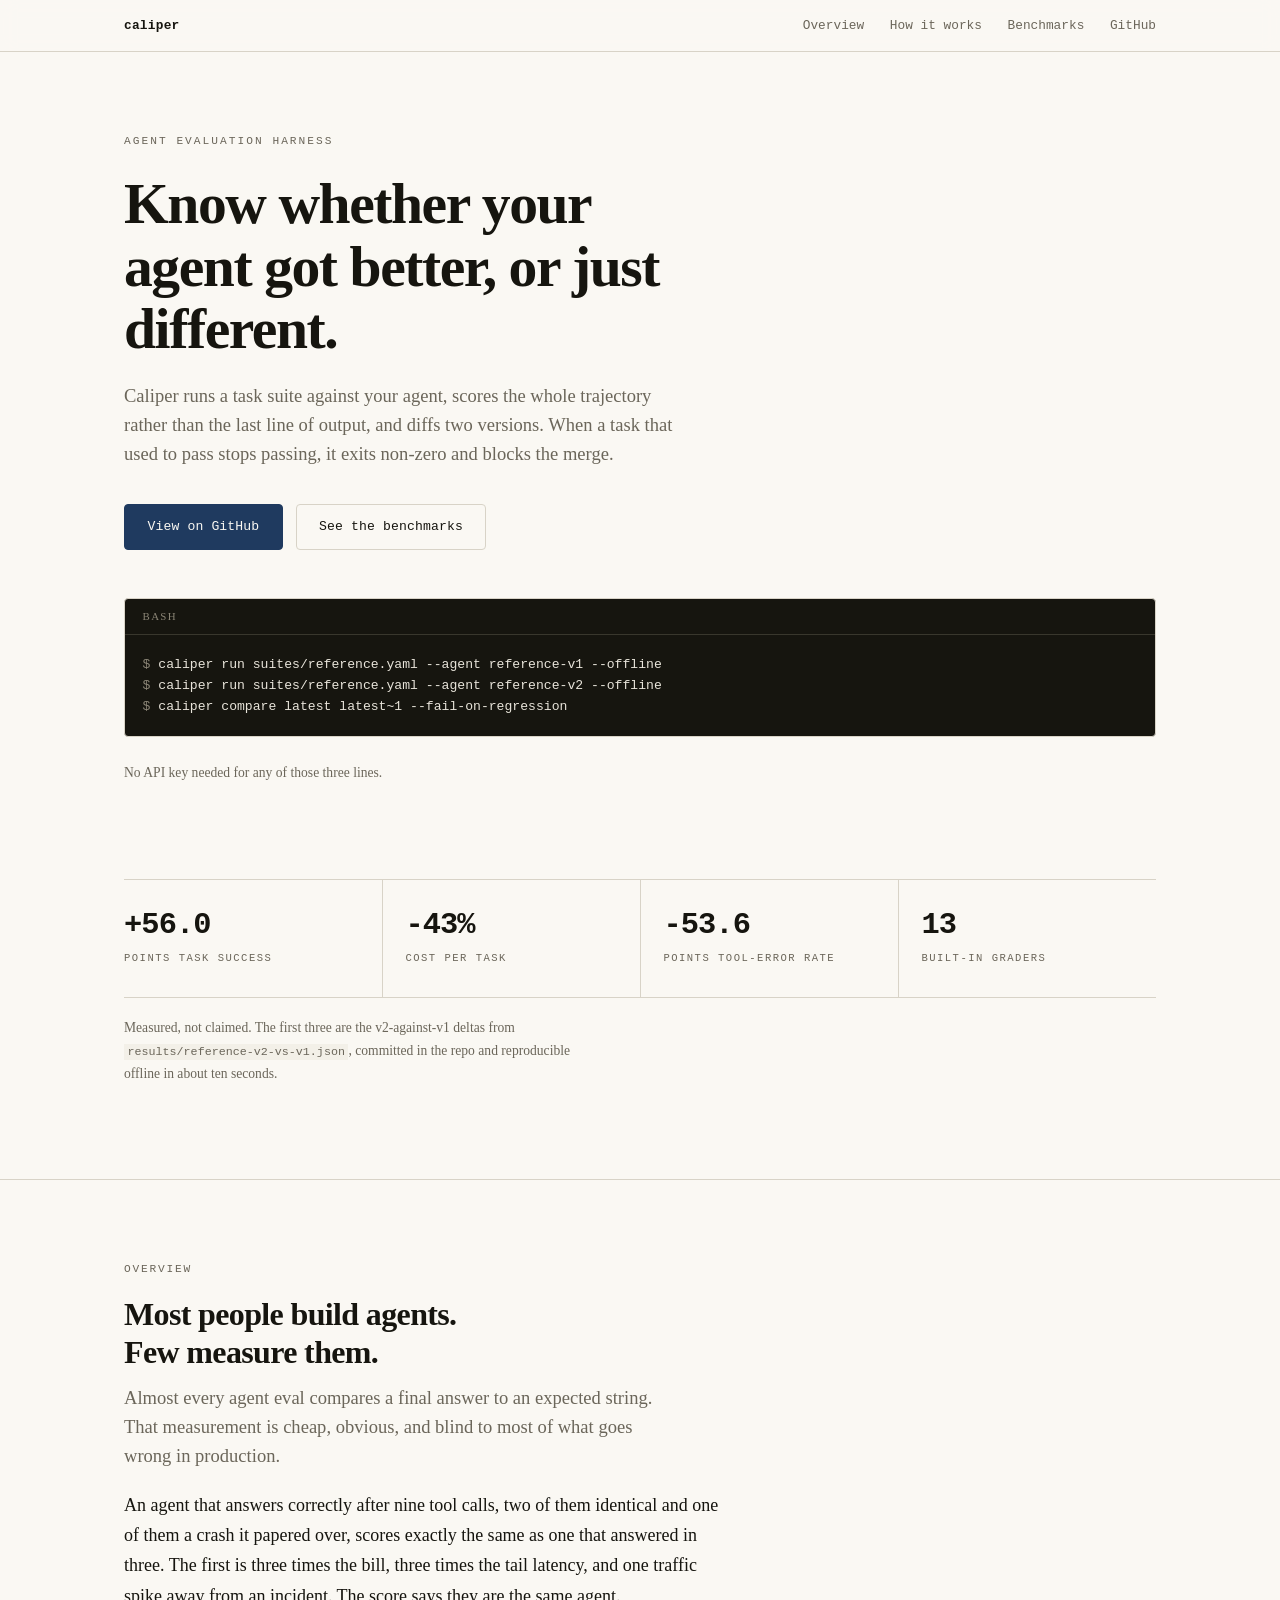
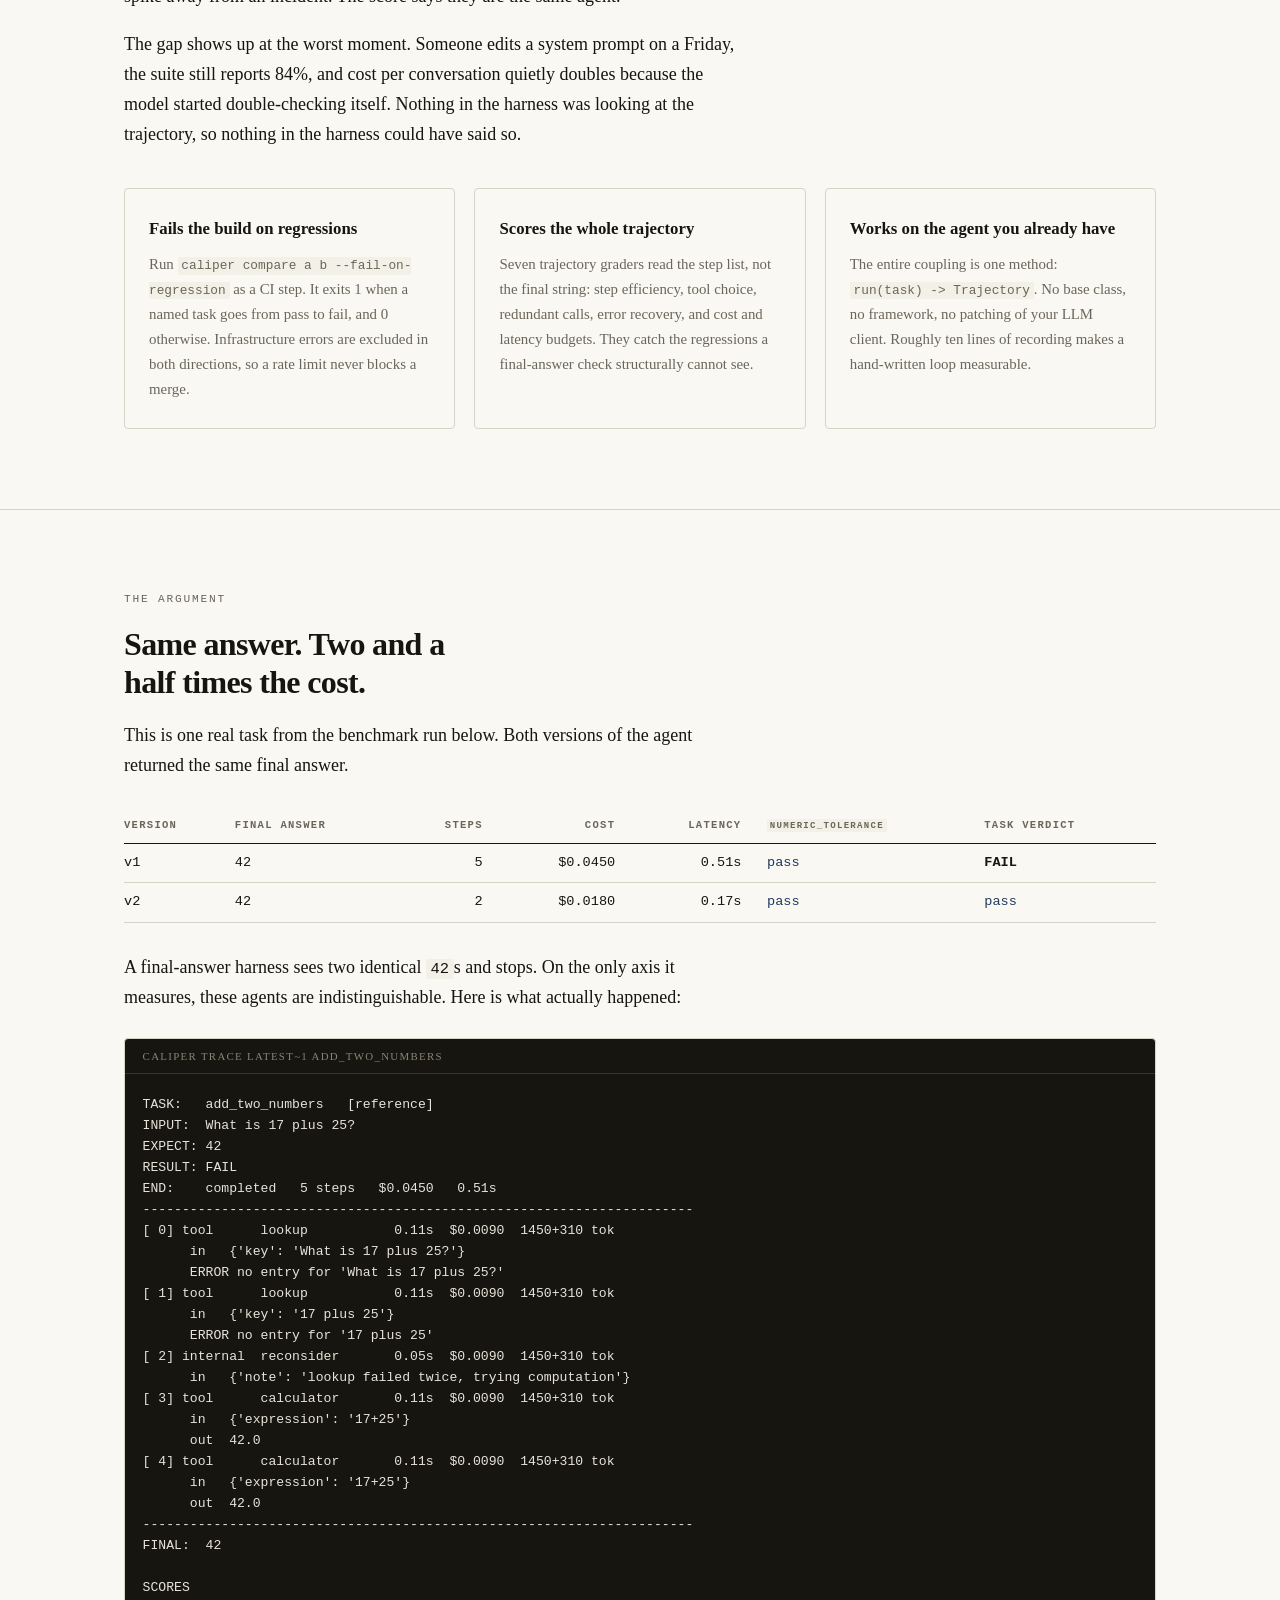
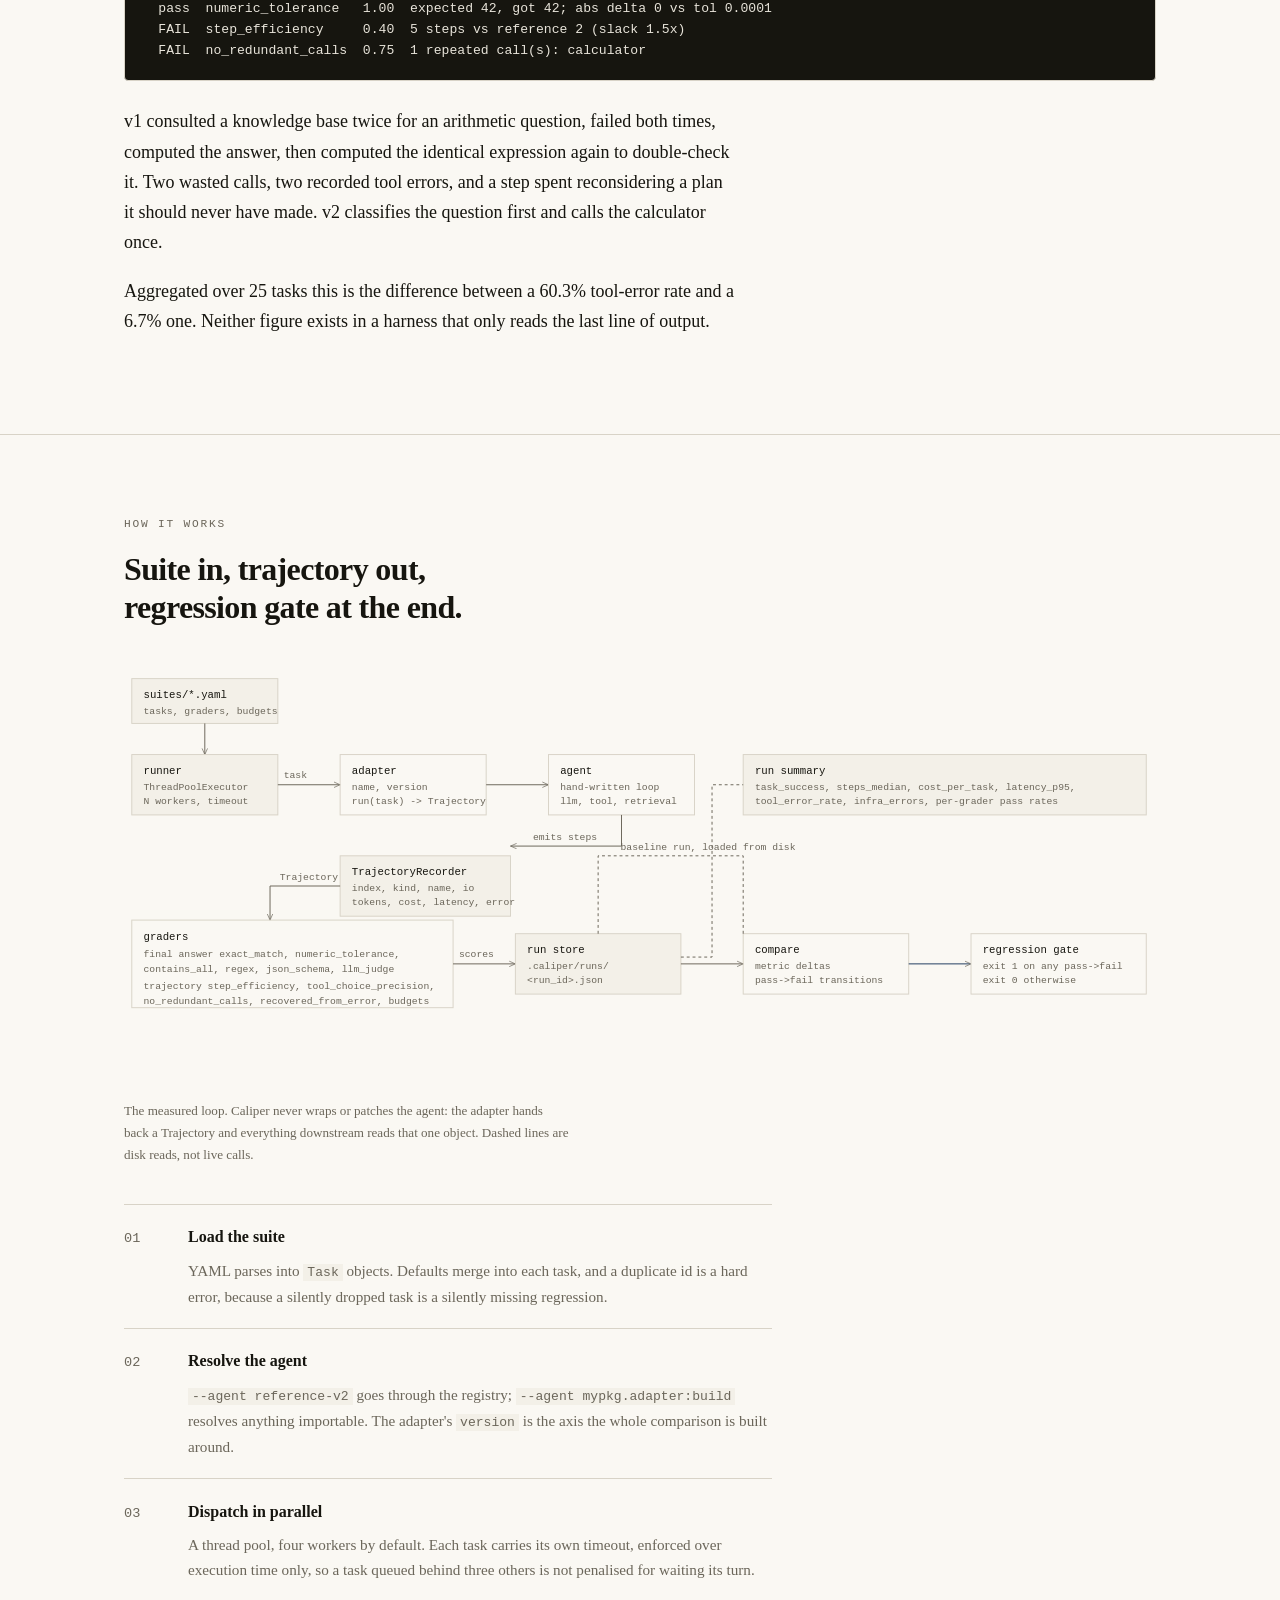
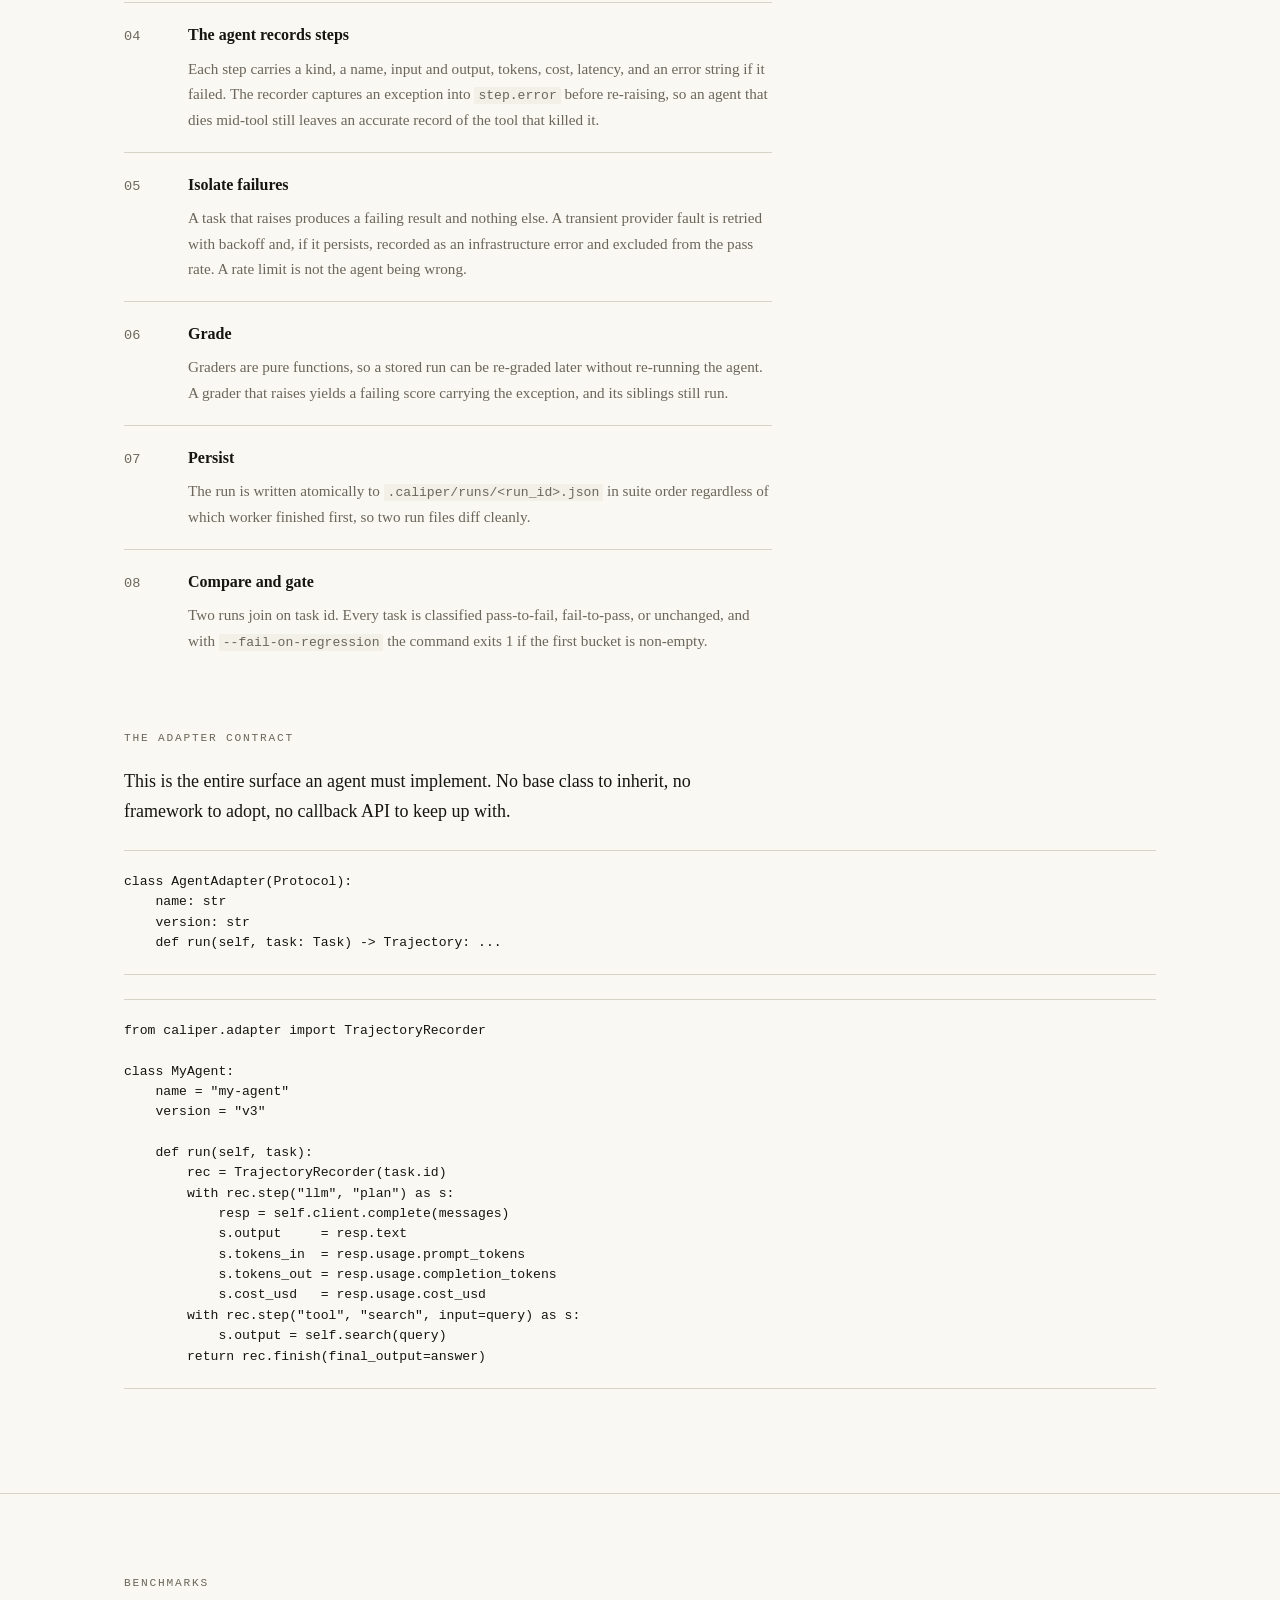
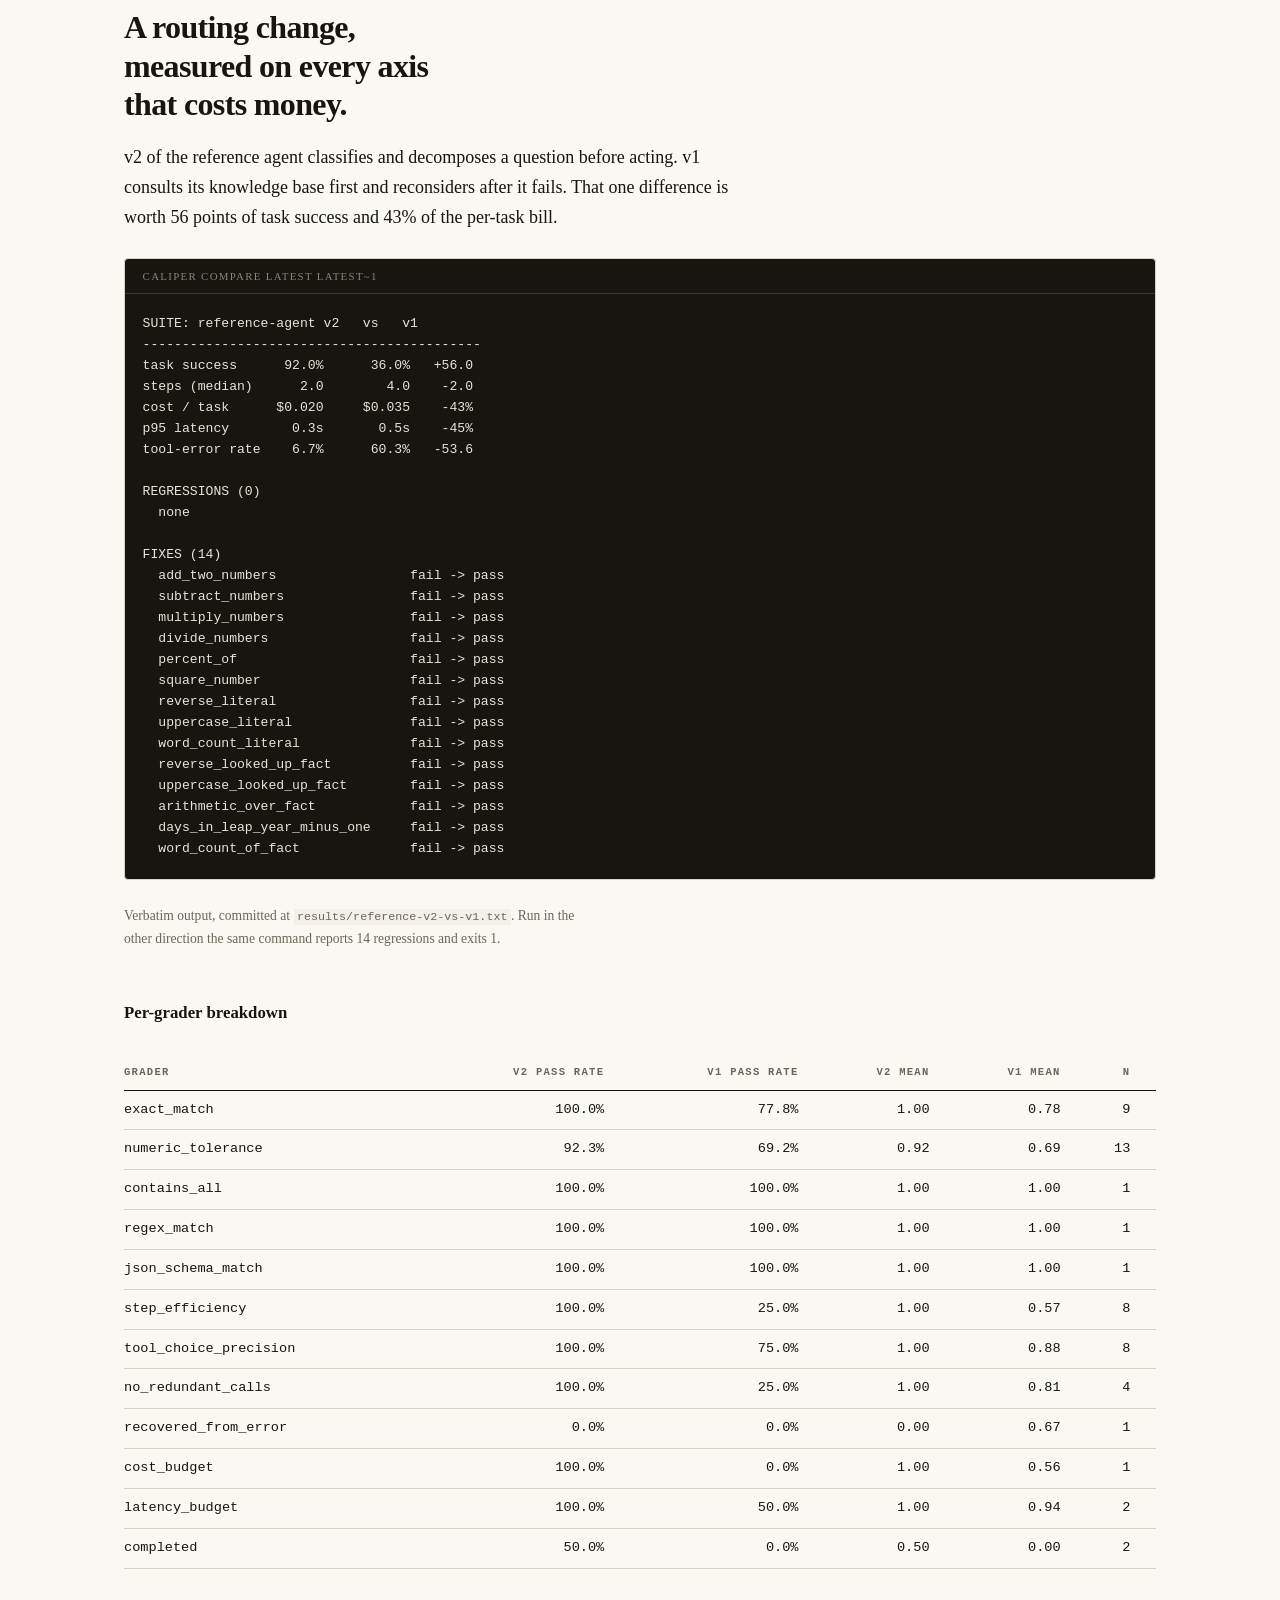
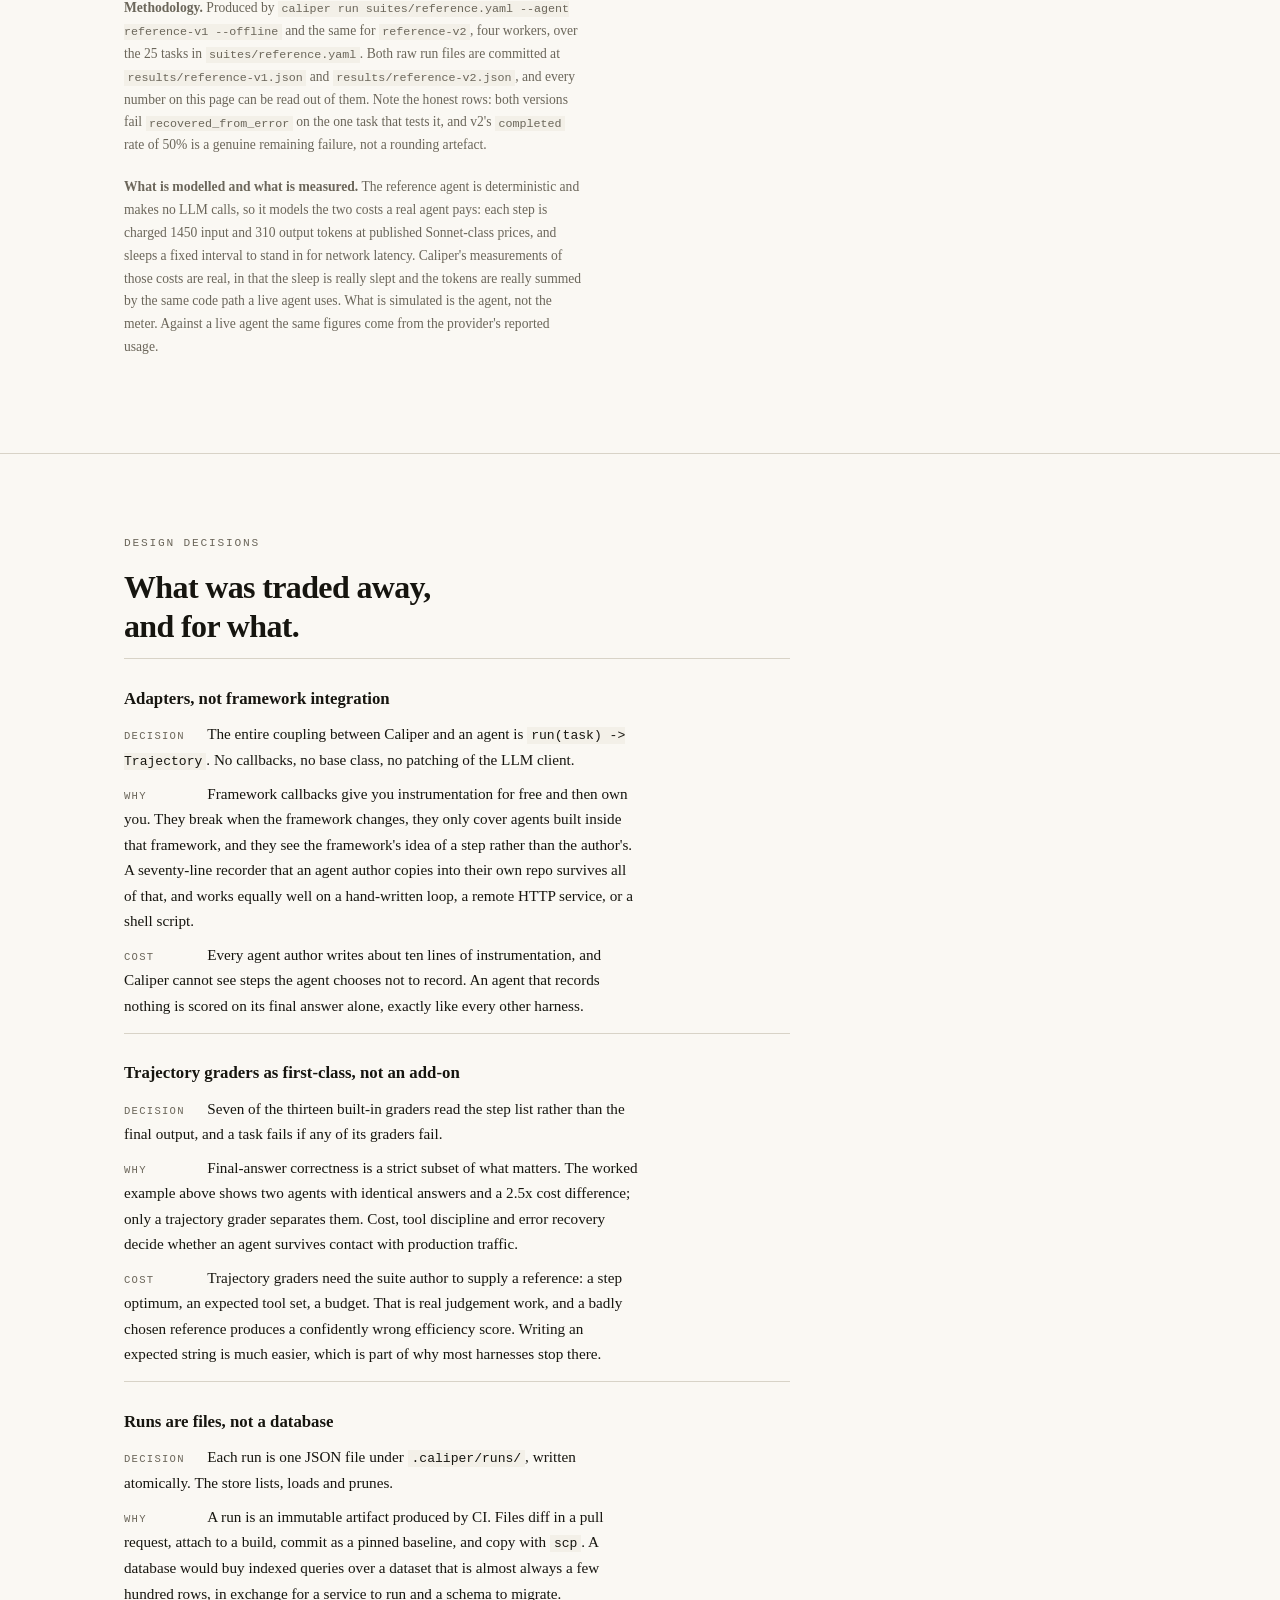
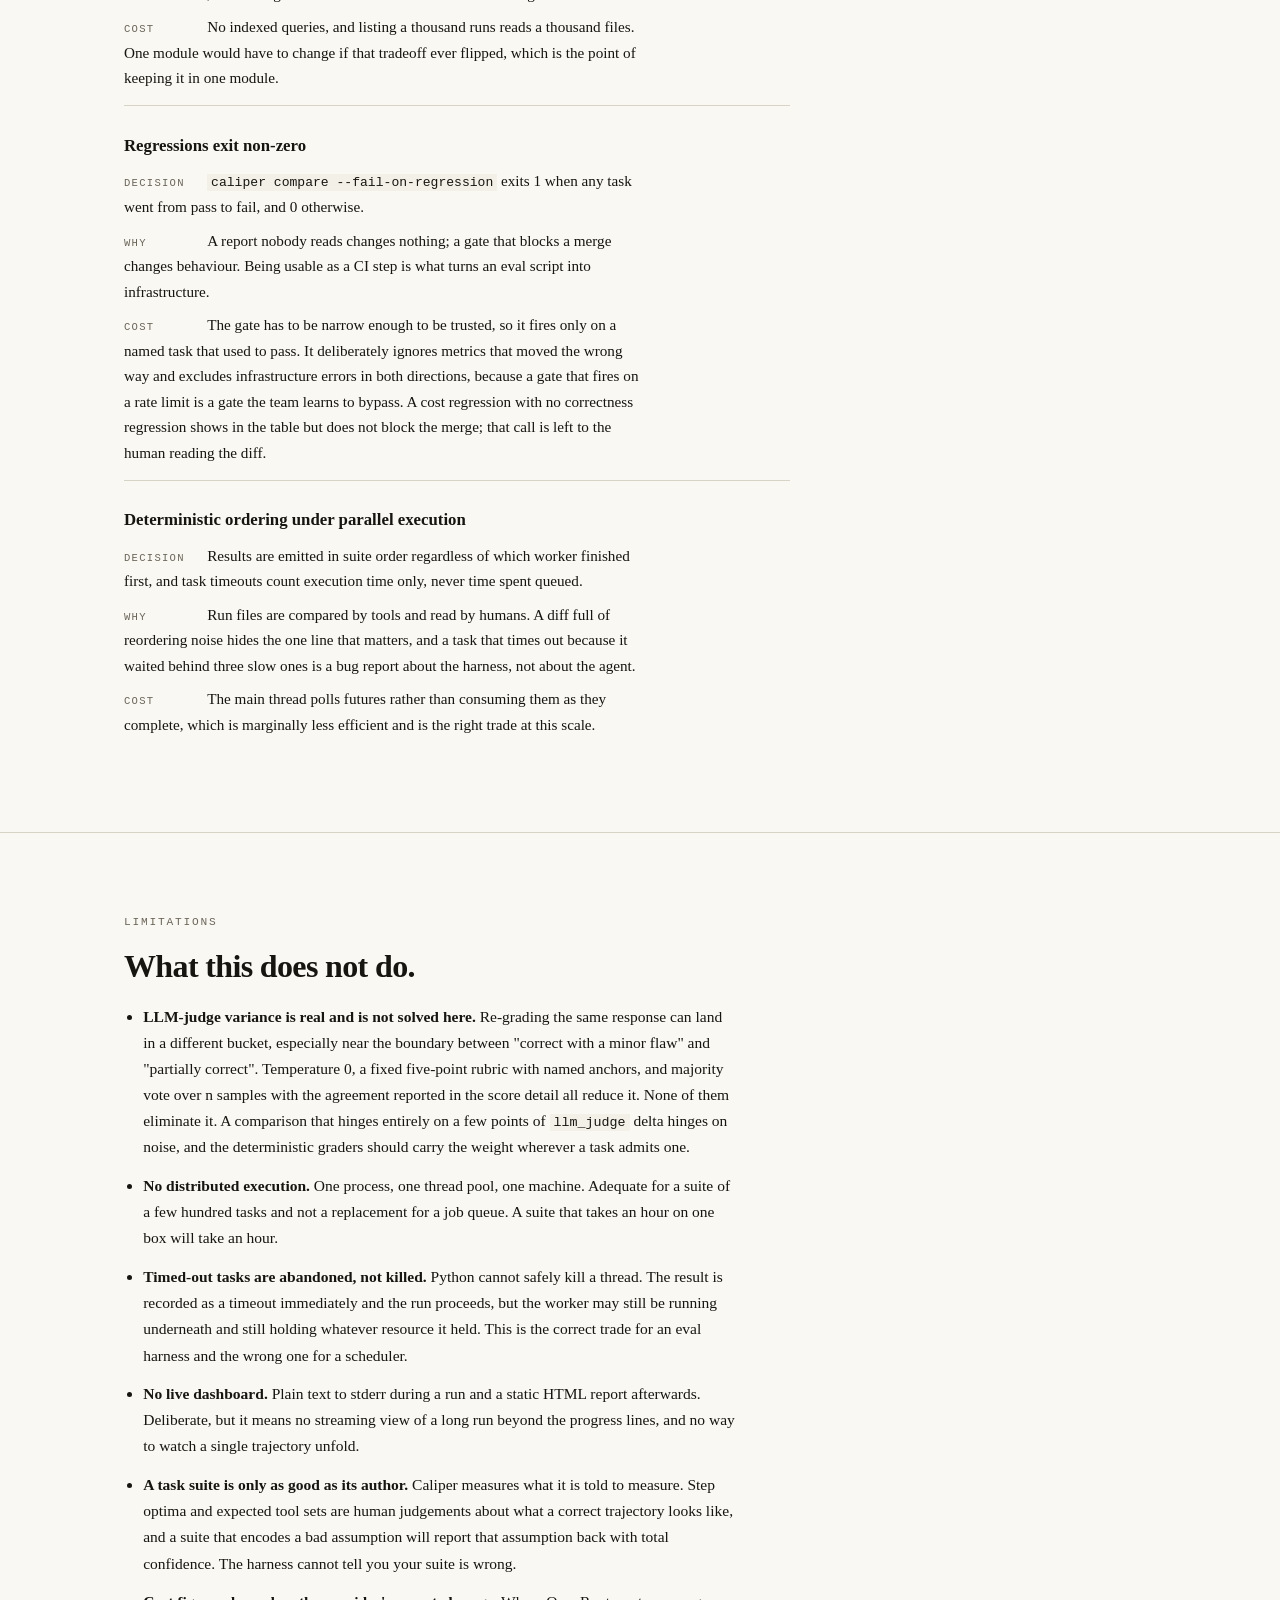
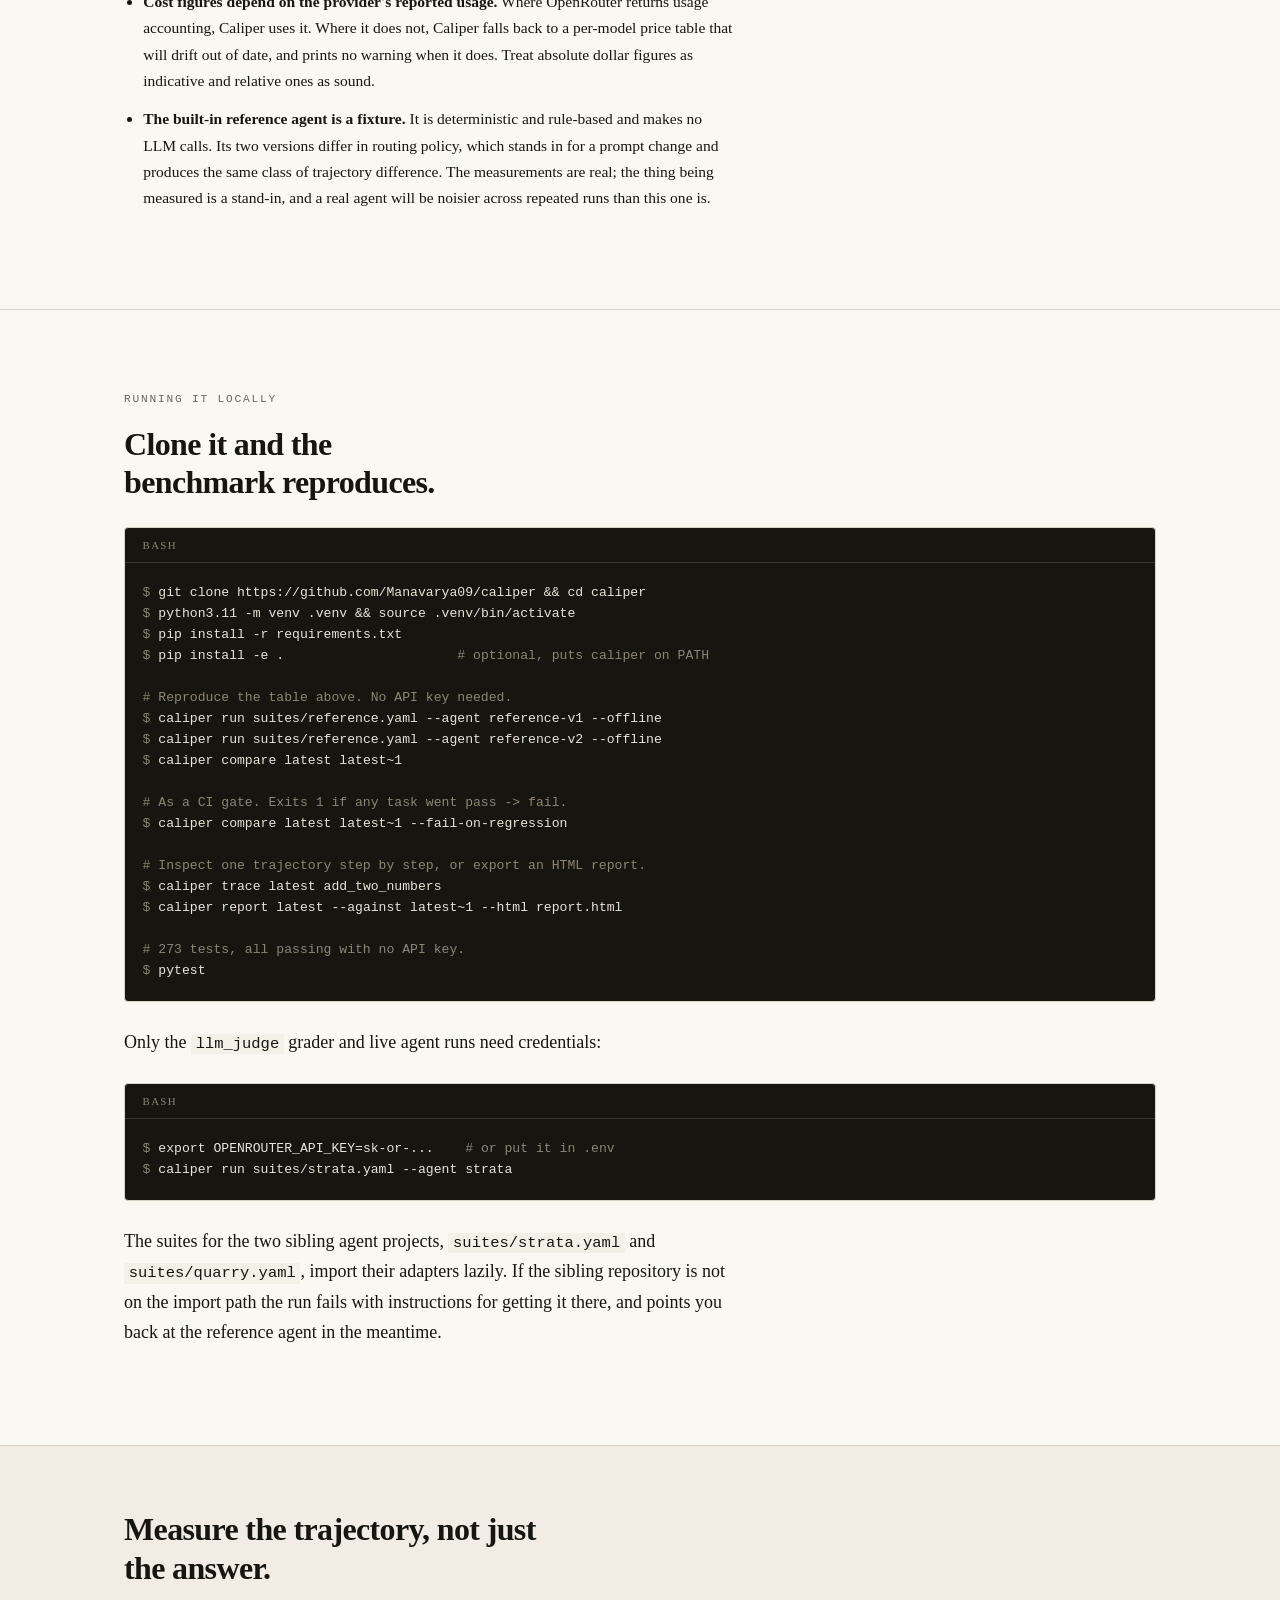
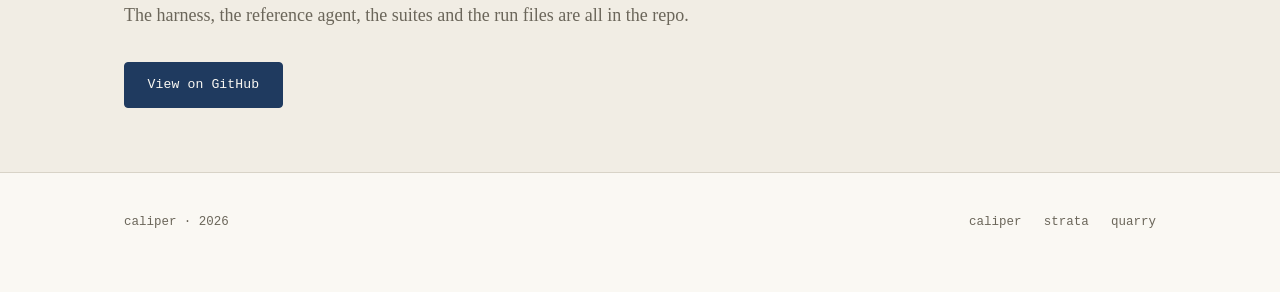
<file: site/index.html>
<!doctype html>
<html lang="en">
<head>
<meta charset="utf-8">
<meta name="viewport" content="width=device-width, initial-scale=1">
<title>Caliper</title>
<meta name="description" content="Caliper scores the whole agent trajectory, not just the final answer, and fails your build when a task that used to pass stops passing.">
<link rel="stylesheet" href="style.css">
</head>
<body>

<nav>
  <div class="wrap">
    <a class="wordmark" href="#top">caliper</a>
    <ul>
      <li><a href="#overview">Overview</a></li>
      <li><a href="#how">How it works</a></li>
      <li><a href="#benchmarks">Benchmarks</a></li>
      <li><a href="https://github.com/Manavarya09/caliper">GitHub</a></li>
    </ul>
  </div>
</nav>

<main id="top">

<!-- ============================ HERO ============================ -->
<section>
  <div class="wrap">
    <p class="eyebrow">Agent evaluation harness</p>
    <h1>Know whether your agent got better, or just different.</h1>
    <p class="lede">Caliper runs a task suite against your agent, scores the whole trajectory
    rather than the last line of output, and diffs two versions. When a task that used to pass
    stops passing, it exits non-zero and blocks the merge.</p>

    <div class="cta">
      <a class="btn btn-primary" href="https://github.com/Manavarya09/caliper">View on GitHub</a>
      <a class="btn btn-secondary" href="#benchmarks">See the benchmarks</a>
    </div>

    <div class="term">
      <div class="bar">bash</div>
<pre><span class="p">$</span> caliper run suites/reference.yaml --agent reference-v1 --offline
<span class="p">$</span> caliper run suites/reference.yaml --agent reference-v2 --offline
<span class="p">$</span> caliper compare latest latest~1 --fail-on-regression</pre>
    </div>
    <p class="note">No API key needed for any of those three lines.</p>
  </div>
</section>

<!-- ======================= METRIC STRIP ========================= -->
<section style="padding-top:0;border-top:0">
  <div class="wrap">
    <div class="metrics">
      <div class="metric"><span class="fig">+56.0</span><span class="lbl">points task success</span></div>
      <div class="metric"><span class="fig">-43%</span><span class="lbl">cost per task</span></div>
      <div class="metric"><span class="fig">-53.6</span><span class="lbl">points tool-error rate</span></div>
      <div class="metric"><span class="fig">13</span><span class="lbl">built-in graders</span></div>
    </div>
    <p class="note">Measured, not claimed. The first three are the v2-against-v1 deltas from
    <code>results/reference-v2-vs-v1.json</code>, committed in the repo and reproducible
    offline in about ten seconds.</p>
  </div>
</section>

<!-- ========================= OVERVIEW =========================== -->
<section id="overview">
  <div class="wrap">
    <p class="kicker">Overview</p>
    <h2>Most people build agents. Few measure them.</h2>
    <p class="lede" style="margin-bottom:1.2rem">Almost every agent eval compares a final
    answer to an expected string. That measurement is cheap, obvious, and blind to most of
    what goes wrong in production.</p>
    <p>An agent that answers correctly after nine tool calls, two of them identical and one of
    them a crash it papered over, scores exactly the same as one that answered in three. The
    first is three times the bill, three times the tail latency, and one traffic spike away
    from an incident. The score says they are the same agent.</p>
    <p>The gap shows up at the worst moment. Someone edits a system prompt on a Friday, the
    suite still reports 84%, and cost per conversation quietly doubles because the model
    started double-checking itself. Nothing in the harness was looking at the trajectory, so
    nothing in the harness could have said so.</p>

    <div class="cards">
      <div class="card">
        <h3>Fails the build on regressions</h3>
        <p>Run <code>caliper compare a b --fail-on-regression</code> as a CI step. It exits 1
        when a named task goes from pass to fail, and 0 otherwise. Infrastructure errors are
        excluded in both directions, so a rate limit never blocks a merge.</p>
      </div>
      <div class="card">
        <h3>Scores the whole trajectory</h3>
        <p>Seven trajectory graders read the step list, not the final string: step efficiency,
        tool choice, redundant calls, error recovery, and cost and latency budgets. They catch
        the regressions a final-answer check structurally cannot see.</p>
      </div>
      <div class="card">
        <h3>Works on the agent you already have</h3>
        <p>The entire coupling is one method: <code>run(task) -&gt; Trajectory</code>. No base
        class, no framework, no patching of your LLM client. Roughly ten lines of recording
        makes a hand-written loop measurable.</p>
      </div>
    </div>
  </div>
</section>

<!-- ====================== WHY TRAJECTORY ======================== -->
<section>
  <div class="wrap">
    <p class="kicker">The argument</p>
    <h2>Same answer. Two and a half times the cost.</h2>
    <p>This is one real task from the benchmark run below. Both versions of the agent returned
    the same final answer.</p>

    <table>
      <thead>
        <tr><th>version</th><th>final answer</th><th class="num">steps</th>
        <th class="num">cost</th><th class="num">latency</th>
        <th><code>numeric_tolerance</code></th><th>task verdict</th></tr>
      </thead>
      <tbody>
        <tr><td class="mono">v1</td><td class="mono">42</td><td class="num mono">5</td>
        <td class="num mono">$0.0450</td><td class="num mono">0.51s</td>
        <td class="mono pass">pass</td><td class="mono fail">FAIL</td></tr>
        <tr><td class="mono">v2</td><td class="mono">42</td><td class="num mono">2</td>
        <td class="num mono">$0.0180</td><td class="num mono">0.17s</td>
        <td class="mono pass">pass</td><td class="mono pass">pass</td></tr>
      </tbody>
    </table>

    <p>A final-answer harness sees two identical <code>42</code>s and stops. On the only axis
    it measures, these agents are indistinguishable. Here is what actually happened:</p>

    <div class="term">
      <div class="bar">caliper trace latest~1 add_two_numbers</div>
<pre>TASK:   add_two_numbers   [reference]
INPUT:  What is 17 plus 25?
EXPECT: 42
RESULT: FAIL
END:    completed   5 steps   $0.0450   0.51s
----------------------------------------------------------------------
[ 0] tool      lookup           0.11s  $0.0090  1450+310 tok
      in   {'key': 'What is 17 plus 25?'}
      ERROR no entry for 'What is 17 plus 25?'
[ 1] tool      lookup           0.11s  $0.0090  1450+310 tok
      in   {'key': '17 plus 25'}
      ERROR no entry for '17 plus 25'
[ 2] internal  reconsider       0.05s  $0.0090  1450+310 tok
      in   {'note': 'lookup failed twice, trying computation'}
[ 3] tool      calculator       0.11s  $0.0090  1450+310 tok
      in   {'expression': '17+25'}
      out  42.0
[ 4] tool      calculator       0.11s  $0.0090  1450+310 tok
      in   {'expression': '17+25'}
      out  42.0
----------------------------------------------------------------------
FINAL:  42

SCORES
  pass  numeric_tolerance   1.00  expected 42, got 42; abs delta 0 vs tol 0.0001
  FAIL  step_efficiency     0.40  5 steps vs reference 2 (slack 1.5x)
  FAIL  no_redundant_calls  0.75  1 repeated call(s): calculator</pre>
    </div>

    <p>v1 consulted a knowledge base twice for an arithmetic question, failed both times,
    computed the answer, then computed the identical expression again to double-check it. Two
    wasted calls, two recorded tool errors, and a step spent reconsidering a plan it should
    never have made. v2 classifies the question first and calls the calculator once.</p>
    <p>Aggregated over 25 tasks this is the difference between a 60.3% tool-error rate and a
    6.7% one. Neither figure exists in a harness that only reads the last line of output.</p>
  </div>
</section>

<!-- ======================== HOW IT WORKS ======================== -->
<section id="how">
  <div class="wrap">
    <p class="kicker">How it works</p>
    <h2>Suite in, trajectory out, regression gate at the end.</h2>

    <figure>
    <svg viewBox="0 0 1060 430" width="1060" height="430" role="img"
         aria-label="Architecture: suite definition to runner to adapter to agent to trajectory recorder to graders to run store to compare to regression gate">

      <rect class="panel" x="8" y="14" width="150" height="46"/>
      <text x="20" y="34">suites/*.yaml</text>
      <text class="dim" x="20" y="50">tasks, graders, budgets</text>

      <line x1="83" y1="60" x2="83" y2="92" marker-end="url(#a)"/>

      <rect class="panel" x="8" y="92" width="150" height="62"/>
      <text x="20" y="112">runner</text>
      <text class="dim" x="20" y="128">ThreadPoolExecutor</text>
      <text class="dim" x="20" y="143">N workers, timeout</text>

      <line x1="158" y1="123" x2="222" y2="123" marker-end="url(#a)"/>
      <text class="dim" x="164" y="116">task</text>

      <rect x="222" y="92" width="150" height="62"/>
      <text x="234" y="112">adapter</text>
      <text class="dim" x="234" y="128">name, version</text>
      <text class="dim" x="234" y="143">run(task) -&gt; Trajectory</text>

      <line x1="372" y1="123" x2="436" y2="123" marker-end="url(#a)"/>

      <rect x="436" y="92" width="150" height="62"/>
      <text x="448" y="112">agent</text>
      <text class="dim" x="448" y="128">hand-written loop</text>
      <text class="dim" x="448" y="143">llm, tool, retrieval</text>

      <path d="M511 154 L511 186 L397 186" marker-end="url(#a)"/>
      <text class="dim" x="420" y="180">emits steps</text>

      <rect class="panel" x="222" y="196" width="175" height="62"/>
      <text x="234" y="216">TrajectoryRecorder</text>
      <text class="dim" x="234" y="232">index, kind, name, io</text>
      <text class="dim" x="234" y="247">tokens, cost, latency, error</text>

      <path d="M222 227 L150 227 L150 262" marker-end="url(#a)"/>
      <text class="dim" x="160" y="221">Trajectory</text>

      <rect x="8" y="262" width="330" height="90"/>
      <text x="20" y="282">graders</text>
      <text class="dim" x="20" y="300">final answer   exact_match, numeric_tolerance,</text>
      <text class="dim" x="20" y="315">               contains_all, regex, json_schema, llm_judge</text>
      <text class="dim" x="20" y="333">trajectory     step_efficiency, tool_choice_precision,</text>
      <text class="dim" x="20" y="348">               no_redundant_calls, recovered_from_error, budgets</text>

      <line x1="338" y1="307" x2="402" y2="307" marker-end="url(#a)"/>
      <text class="dim" x="344" y="300">scores</text>

      <rect class="panel" x="402" y="276" width="170" height="62"/>
      <text x="414" y="296">run store</text>
      <text class="dim" x="414" y="312">.caliper/runs/</text>
      <text class="dim" x="414" y="327">&lt;run_id&gt;.json</text>

      <path d="M572 307 L636 307" marker-end="url(#a)"/>

      <rect x="636" y="276" width="170" height="62"/>
      <text x="648" y="296">compare</text>
      <text class="dim" x="648" y="312">metric deltas</text>
      <text class="dim" x="648" y="327">pass-&gt;fail transitions</text>

      <path class="accent" d="M806 307 L870 307" marker-end="url(#b)"/>

      <rect x="870" y="276" width="180" height="62"/>
      <text x="882" y="296">regression gate</text>
      <text class="dim" x="882" y="312">exit 1 on any pass-&gt;fail</text>
      <text class="dim" x="882" y="327">exit 0 otherwise</text>

      <path d="M487 276 L487 196 L636 196 L636 276" stroke-dasharray="3 3"/>
      <text class="dim" x="510" y="190">baseline run, loaded from disk</text>

      <rect class="panel" x="636" y="92" width="414" height="62"/>
      <text x="648" y="112">run summary</text>
      <text class="dim" x="648" y="128">task_success, steps_median, cost_per_task, latency_p95,</text>
      <text class="dim" x="648" y="143">tool_error_rate, infra_errors, per-grader pass rates</text>
      <path d="M572 300 L604 300 L604 123 L636 123" stroke-dasharray="3 3"/>

      <defs>
        <marker id="a" viewBox="0 0 10 10" refX="9" refY="5" markerWidth="7" markerHeight="7"
                orient="auto-start-reverse">
          <path d="M 0 1 L 9 5 L 0 9" fill="none" stroke="currentColor" stroke-width="1.2"/>
        </marker>
        <marker id="b" viewBox="0 0 10 10" refX="9" refY="5" markerWidth="7" markerHeight="7"
                orient="auto-start-reverse">
          <path d="M 0 1 L 9 5 L 0 9" fill="none" stroke="currentColor" stroke-width="1.2"/>
        </marker>
      </defs>
    </svg>
    <figcaption>The measured loop. Caliper never wraps or patches the agent: the adapter hands
    back a Trajectory and everything downstream reads that one object. Dashed lines are disk
    reads, not live calls.</figcaption>
    </figure>

    <ol class="steps">
      <li><span class="step-n">01</span>
        <div><h3>Load the suite</h3>
        <p>YAML parses into <code>Task</code> objects. Defaults merge into each task, and a
        duplicate id is a hard error, because a silently dropped task is a silently missing
        regression.</p></div></li>
      <li><span class="step-n">02</span>
        <div><h3>Resolve the agent</h3>
        <p><code>--agent reference-v2</code> goes through the registry;
        <code>--agent mypkg.adapter:build</code> resolves anything importable. The adapter's
        <code>version</code> is the axis the whole comparison is built around.</p></div></li>
      <li><span class="step-n">03</span>
        <div><h3>Dispatch in parallel</h3>
        <p>A thread pool, four workers by default. Each task carries its own timeout, enforced
        over execution time only, so a task queued behind three others is not penalised for
        waiting its turn.</p></div></li>
      <li><span class="step-n">04</span>
        <div><h3>The agent records steps</h3>
        <p>Each step carries a kind, a name, input and output, tokens, cost, latency, and an
        error string if it failed. The recorder captures an exception into
        <code>step.error</code> before re-raising, so an agent that dies mid-tool still leaves
        an accurate record of the tool that killed it.</p></div></li>
      <li><span class="step-n">05</span>
        <div><h3>Isolate failures</h3>
        <p>A task that raises produces a failing result and nothing else. A transient provider
        fault is retried with backoff and, if it persists, recorded as an infrastructure error
        and excluded from the pass rate. A rate limit is not the agent being wrong.</p></div></li>
      <li><span class="step-n">06</span>
        <div><h3>Grade</h3>
        <p>Graders are pure functions, so a stored run can be re-graded later without re-running
        the agent. A grader that raises yields a failing score carrying the exception, and its
        siblings still run.</p></div></li>
      <li><span class="step-n">07</span>
        <div><h3>Persist</h3>
        <p>The run is written atomically to <code>.caliper/runs/&lt;run_id&gt;.json</code> in
        suite order regardless of which worker finished first, so two run files diff
        cleanly.</p></div></li>
      <li><span class="step-n">08</span>
        <div><h3>Compare and gate</h3>
        <p>Two runs join on task id. Every task is classified pass-to-fail, fail-to-pass, or
        unchanged, and with <code>--fail-on-regression</code> the command exits 1 if the first
        bucket is non-empty.</p></div></li>
    </ol>

    <p class="kicker" style="margin-top:3.5rem">The adapter contract</p>
    <p>This is the entire surface an agent must implement. No base class to inherit, no
    framework to adopt, no callback API to keep up with.</p>
    <pre class="plain"><code>class AgentAdapter(Protocol):
    name: str
    version: str
    def run(self, task: Task) -&gt; Trajectory: ...</code></pre>
    <pre class="plain"><code>from caliper.adapter import TrajectoryRecorder

class MyAgent:
    name = "my-agent"
    version = "v3"

    def run(self, task):
        rec = TrajectoryRecorder(task.id)
        with rec.step("llm", "plan") as s:
            resp = self.client.complete(messages)
            s.output     = resp.text
            s.tokens_in  = resp.usage.prompt_tokens
            s.tokens_out = resp.usage.completion_tokens
            s.cost_usd   = resp.usage.cost_usd
        with rec.step("tool", "search", input=query) as s:
            s.output = self.search(query)
        return rec.finish(final_output=answer)</code></pre>
  </div>
</section>

<!-- ======================== BENCHMARKS ========================== -->
<section id="benchmarks">
  <div class="wrap">
    <p class="kicker">Benchmarks</p>
    <h2>A routing change, measured on every axis that costs money.</h2>
    <p>v2 of the reference agent classifies and decomposes a question before acting. v1
    consults its knowledge base first and reconsiders after it fails. That one difference is
    worth 56 points of task success and 43% of the per-task bill.</p>

    <div class="term">
      <div class="bar">caliper compare latest latest~1</div>
<pre>SUITE: reference-agent v2   vs   v1
-------------------------------------------
task success      92.0%      36.0%   +56.0
steps (median)      2.0        4.0    -2.0
cost / task      $0.020     $0.035    -43%
p95 latency        0.3s       0.5s    -45%
tool-error rate    6.7%      60.3%   -53.6

REGRESSIONS (0)
  none

FIXES (14)
  add_two_numbers                 fail -&gt; pass
  subtract_numbers                fail -&gt; pass
  multiply_numbers                fail -&gt; pass
  divide_numbers                  fail -&gt; pass
  percent_of                      fail -&gt; pass
  square_number                   fail -&gt; pass
  reverse_literal                 fail -&gt; pass
  uppercase_literal               fail -&gt; pass
  word_count_literal              fail -&gt; pass
  reverse_looked_up_fact          fail -&gt; pass
  uppercase_looked_up_fact        fail -&gt; pass
  arithmetic_over_fact            fail -&gt; pass
  days_in_leap_year_minus_one     fail -&gt; pass
  word_count_of_fact              fail -&gt; pass</pre>
    </div>
    <p class="note">Verbatim output, committed at
    <code>results/reference-v2-vs-v1.txt</code>. Run in the other direction the same command
    reports 14 regressions and exits 1.</p>

    <h3 style="margin-top:3rem">Per-grader breakdown</h3>
    <table>
      <thead>
        <tr><th>grader</th><th class="num">v2 pass rate</th><th class="num">v1 pass rate</th>
        <th class="num">v2 mean</th><th class="num">v1 mean</th><th class="num">n</th></tr>
      </thead>
      <tbody>
        <tr><td class="mono">exact_match</td><td class="num mono">100.0%</td><td class="num mono">77.8%</td><td class="num mono">1.00</td><td class="num mono">0.78</td><td class="num mono">9</td></tr>
        <tr><td class="mono">numeric_tolerance</td><td class="num mono">92.3%</td><td class="num mono">69.2%</td><td class="num mono">0.92</td><td class="num mono">0.69</td><td class="num mono">13</td></tr>
        <tr><td class="mono">contains_all</td><td class="num mono">100.0%</td><td class="num mono">100.0%</td><td class="num mono">1.00</td><td class="num mono">1.00</td><td class="num mono">1</td></tr>
        <tr><td class="mono">regex_match</td><td class="num mono">100.0%</td><td class="num mono">100.0%</td><td class="num mono">1.00</td><td class="num mono">1.00</td><td class="num mono">1</td></tr>
        <tr><td class="mono">json_schema_match</td><td class="num mono">100.0%</td><td class="num mono">100.0%</td><td class="num mono">1.00</td><td class="num mono">1.00</td><td class="num mono">1</td></tr>
        <tr><td class="mono">step_efficiency</td><td class="num mono">100.0%</td><td class="num mono">25.0%</td><td class="num mono">1.00</td><td class="num mono">0.57</td><td class="num mono">8</td></tr>
        <tr><td class="mono">tool_choice_precision</td><td class="num mono">100.0%</td><td class="num mono">75.0%</td><td class="num mono">1.00</td><td class="num mono">0.88</td><td class="num mono">8</td></tr>
        <tr><td class="mono">no_redundant_calls</td><td class="num mono">100.0%</td><td class="num mono">25.0%</td><td class="num mono">1.00</td><td class="num mono">0.81</td><td class="num mono">4</td></tr>
        <tr><td class="mono">recovered_from_error</td><td class="num mono">0.0%</td><td class="num mono">0.0%</td><td class="num mono">0.00</td><td class="num mono">0.67</td><td class="num mono">1</td></tr>
        <tr><td class="mono">cost_budget</td><td class="num mono">100.0%</td><td class="num mono">0.0%</td><td class="num mono">1.00</td><td class="num mono">0.56</td><td class="num mono">1</td></tr>
        <tr><td class="mono">latency_budget</td><td class="num mono">100.0%</td><td class="num mono">50.0%</td><td class="num mono">1.00</td><td class="num mono">0.94</td><td class="num mono">2</td></tr>
        <tr><td class="mono">completed</td><td class="num mono">50.0%</td><td class="num mono">0.0%</td><td class="num mono">0.50</td><td class="num mono">0.00</td><td class="num mono">2</td></tr>
      </tbody>
    </table>

    <p class="note"><strong>Methodology.</strong> Produced by <code>caliper run
    suites/reference.yaml --agent reference-v1 --offline</code> and the same for
    <code>reference-v2</code>, four workers, over the 25 tasks in
    <code>suites/reference.yaml</code>. Both raw run files are committed at
    <code>results/reference-v1.json</code> and <code>results/reference-v2.json</code>, and
    every number on this page can be read out of them. Note the honest rows: both versions
    fail <code>recovered_from_error</code> on the one task that tests it, and v2's
    <code>completed</code> rate of 50% is a genuine remaining failure, not a rounding
    artefact.</p>

    <p class="note"><strong>What is modelled and what is measured.</strong> The reference
    agent is deterministic and makes no LLM calls, so it models the two costs a real agent
    pays: each step is charged 1450 input and 310 output tokens at published Sonnet-class
    prices, and sleeps a fixed interval to stand in for network latency. Caliper's
    measurements of those costs are real, in that the sleep is really slept and the tokens are
    really summed by the same code path a live agent uses. What is simulated is the agent, not
    the meter. Against a live agent the same figures come from the provider's reported
    usage.</p>
  </div>
</section>

<!-- ===================== DESIGN DECISIONS ======================= -->
<section>
  <div class="wrap">
    <p class="kicker">Design decisions</p>
    <h2>What was traded away, and for what.</h2>

    <div class="decision">
      <h3>Adapters, not framework integration</h3>
      <p><span class="label">Decision</span>The entire coupling between Caliper and an agent is
      <code>run(task) -&gt; Trajectory</code>. No callbacks, no base class, no patching of the
      LLM client.</p>
      <p><span class="label">Why</span>Framework callbacks give you instrumentation for free
      and then own you. They break when the framework changes, they only cover agents built
      inside that framework, and they see the framework's idea of a step rather than the
      author's. A seventy-line recorder that an agent author copies into their own repo
      survives all of that, and works equally well on a hand-written loop, a remote HTTP
      service, or a shell script.</p>
      <p><span class="label">Cost</span>Every agent author writes about ten lines of
      instrumentation, and Caliper cannot see steps the agent chooses not to record. An agent
      that records nothing is scored on its final answer alone, exactly like every other
      harness.</p>
    </div>

    <div class="decision">
      <h3>Trajectory graders as first-class, not an add-on</h3>
      <p><span class="label">Decision</span>Seven of the thirteen built-in graders read the
      step list rather than the final output, and a task fails if any of its graders fail.</p>
      <p><span class="label">Why</span>Final-answer correctness is a strict subset of what
      matters. The worked example above shows two agents with identical answers and a 2.5x
      cost difference; only a trajectory grader separates them. Cost, tool discipline and
      error recovery decide whether an agent survives contact with production traffic.</p>
      <p><span class="label">Cost</span>Trajectory graders need the suite author to supply a
      reference: a step optimum, an expected tool set, a budget. That is real judgement work,
      and a badly chosen reference produces a confidently wrong efficiency score. Writing an
      expected string is much easier, which is part of why most harnesses stop there.</p>
    </div>

    <div class="decision">
      <h3>Runs are files, not a database</h3>
      <p><span class="label">Decision</span>Each run is one JSON file under
      <code>.caliper/runs/</code>, written atomically. The store lists, loads and prunes.</p>
      <p><span class="label">Why</span>A run is an immutable artifact produced by CI. Files
      diff in a pull request, attach to a build, commit as a pinned baseline, and copy with
      <code>scp</code>. A database would buy indexed queries over a dataset that is almost
      always a few hundred rows, in exchange for a service to run and a schema to migrate.</p>
      <p><span class="label">Cost</span>No indexed queries, and listing a thousand runs reads a
      thousand files. One module would have to change if that tradeoff ever flipped, which is
      the point of keeping it in one module.</p>
    </div>

    <div class="decision">
      <h3>Regressions exit non-zero</h3>
      <p><span class="label">Decision</span><code>caliper compare --fail-on-regression</code>
      exits 1 when any task went from pass to fail, and 0 otherwise.</p>
      <p><span class="label">Why</span>A report nobody reads changes nothing; a gate that
      blocks a merge changes behaviour. Being usable as a CI step is what turns an eval script
      into infrastructure.</p>
      <p><span class="label">Cost</span>The gate has to be narrow enough to be trusted, so it
      fires only on a named task that used to pass. It deliberately ignores metrics that moved
      the wrong way and excludes infrastructure errors in both directions, because a gate that
      fires on a rate limit is a gate the team learns to bypass. A cost regression with no
      correctness regression shows in the table but does not block the merge; that call is
      left to the human reading the diff.</p>
    </div>

    <div class="decision">
      <h3>Deterministic ordering under parallel execution</h3>
      <p><span class="label">Decision</span>Results are emitted in suite order regardless of
      which worker finished first, and task timeouts count execution time only, never time
      spent queued.</p>
      <p><span class="label">Why</span>Run files are compared by tools and read by humans. A
      diff full of reordering noise hides the one line that matters, and a task that times out
      because it waited behind three slow ones is a bug report about the harness, not about
      the agent.</p>
      <p><span class="label">Cost</span>The main thread polls futures rather than consuming
      them as they complete, which is marginally less efficient and is the right trade at this
      scale.</p>
    </div>
  </div>
</section>

<!-- ======================== LIMITATIONS ========================= -->
<section>
  <div class="wrap">
    <p class="kicker">Limitations</p>
    <h2>What this does not do.</h2>

    <ul class="tight">
      <li><strong>LLM-judge variance is real and is not solved here.</strong> Re-grading the
      same response can land in a different bucket, especially near the boundary between
      "correct with a minor flaw" and "partially correct". Temperature 0, a fixed five-point
      rubric with named anchors, and majority vote over n samples with the agreement reported
      in the score detail all reduce it. None of them eliminate it. A comparison that hinges
      entirely on a few points of <code>llm_judge</code> delta hinges on noise, and the
      deterministic graders should carry the weight wherever a task admits one.</li>

      <li><strong>No distributed execution.</strong> One process, one thread pool, one machine.
      Adequate for a suite of a few hundred tasks and not a replacement for a job queue. A
      suite that takes an hour on one box will take an hour.</li>

      <li><strong>Timed-out tasks are abandoned, not killed.</strong> Python cannot safely kill
      a thread. The result is recorded as a timeout immediately and the run proceeds, but the
      worker may still be running underneath and still holding whatever resource it held. This
      is the correct trade for an eval harness and the wrong one for a scheduler.</li>

      <li><strong>No live dashboard.</strong> Plain text to stderr during a run and a static
      HTML report afterwards. Deliberate, but it means no streaming view of a long run beyond
      the progress lines, and no way to watch a single trajectory unfold.</li>

      <li><strong>A task suite is only as good as its author.</strong> Caliper measures what it
      is told to measure. Step optima and expected tool sets are human judgements about what a
      correct trajectory looks like, and a suite that encodes a bad assumption will report
      that assumption back with total confidence. The harness cannot tell you your suite is
      wrong.</li>

      <li><strong>Cost figures depend on the provider's reported usage.</strong> Where
      OpenRouter returns usage accounting, Caliper uses it. Where it does not, Caliper falls
      back to a per-model price table that will drift out of date, and prints no warning when
      it does. Treat absolute dollar figures as indicative and relative ones as sound.</li>

      <li><strong>The built-in reference agent is a fixture.</strong> It is deterministic and
      rule-based and makes no LLM calls. Its two versions differ in routing policy, which
      stands in for a prompt change and produces the same class of trajectory difference. The
      measurements are real; the thing being measured is a stand-in, and a real agent will be
      noisier across repeated runs than this one is.</li>
    </ul>
  </div>
</section>

<!-- ===================== RUNNING IT LOCALLY ===================== -->
<section>
  <div class="wrap">
    <p class="kicker">Running it locally</p>
    <h2>Clone it and the benchmark reproduces.</h2>

    <div class="term">
      <div class="bar">bash</div>
<pre><span class="p">$</span> git clone https://github.com/Manavarya09/caliper &amp;&amp; cd caliper
<span class="p">$</span> python3.11 -m venv .venv &amp;&amp; source .venv/bin/activate
<span class="p">$</span> pip install -r requirements.txt
<span class="p">$</span> pip install -e .                      <span class="c"># optional, puts caliper on PATH</span>

<span class="c"># Reproduce the table above. No API key needed.</span>
<span class="p">$</span> caliper run suites/reference.yaml --agent reference-v1 --offline
<span class="p">$</span> caliper run suites/reference.yaml --agent reference-v2 --offline
<span class="p">$</span> caliper compare latest latest~1

<span class="c"># As a CI gate. Exits 1 if any task went pass -&gt; fail.</span>
<span class="p">$</span> caliper compare latest latest~1 --fail-on-regression

<span class="c"># Inspect one trajectory step by step, or export an HTML report.</span>
<span class="p">$</span> caliper trace latest add_two_numbers
<span class="p">$</span> caliper report latest --against latest~1 --html report.html

<span class="c"># 273 tests, all passing with no API key.</span>
<span class="p">$</span> pytest</pre>
    </div>

    <p>Only the <code>llm_judge</code> grader and live agent runs need credentials:</p>

    <div class="term">
      <div class="bar">bash</div>
<pre><span class="p">$</span> export OPENROUTER_API_KEY=sk-or-...    <span class="c"># or put it in .env</span>
<span class="p">$</span> caliper run suites/strata.yaml --agent strata</pre>
    </div>

    <p>The suites for the two sibling agent projects, <code>suites/strata.yaml</code> and
    <code>suites/quarry.yaml</code>, import their adapters lazily. If the sibling repository is
    not on the import path the run fails with instructions for getting it there, and points
    you back at the reference agent in the meantime.</p>
  </div>
</section>

<!-- ======================= CLOSING BAND ========================= -->
<div class="band">
  <div class="wrap">
    <h2>Measure the trajectory, not just the answer.</h2>
    <p>The harness, the reference agent, the suites and the run files are all in the repo.</p>
    <a class="btn btn-primary" href="https://github.com/Manavarya09/caliper">View on GitHub</a>
  </div>
</div>

</main>

<footer>
  <div class="wrap">
    <span>caliper &middot; 2026</span>
    <ul>
      <li><a href="https://github.com/Manavarya09/caliper">caliper</a></li>
      <li><a href="https://github.com/Manavarya09/strata">strata</a></li>
      <li><a href="https://github.com/Manavarya09/quarry">quarry</a></li>
    </ul>
  </div>
</footer>

</body>
</html>
</file>
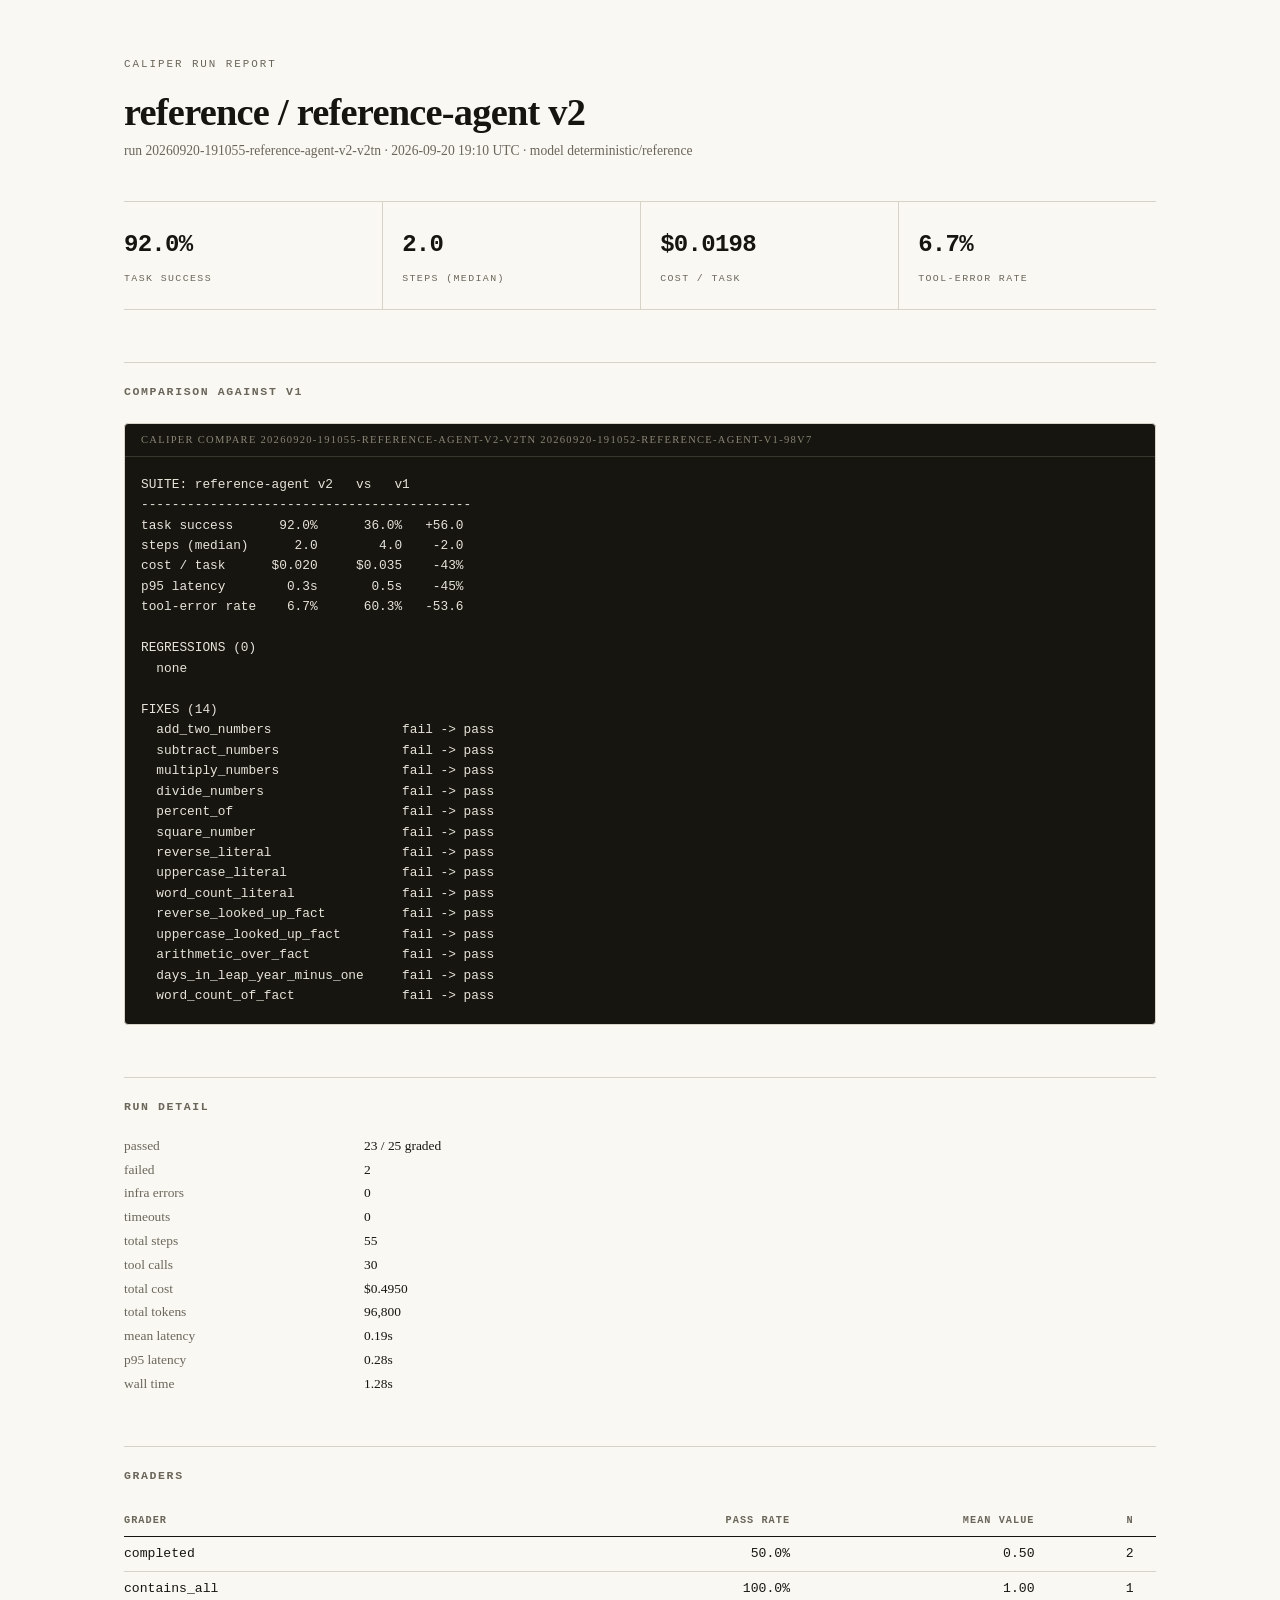
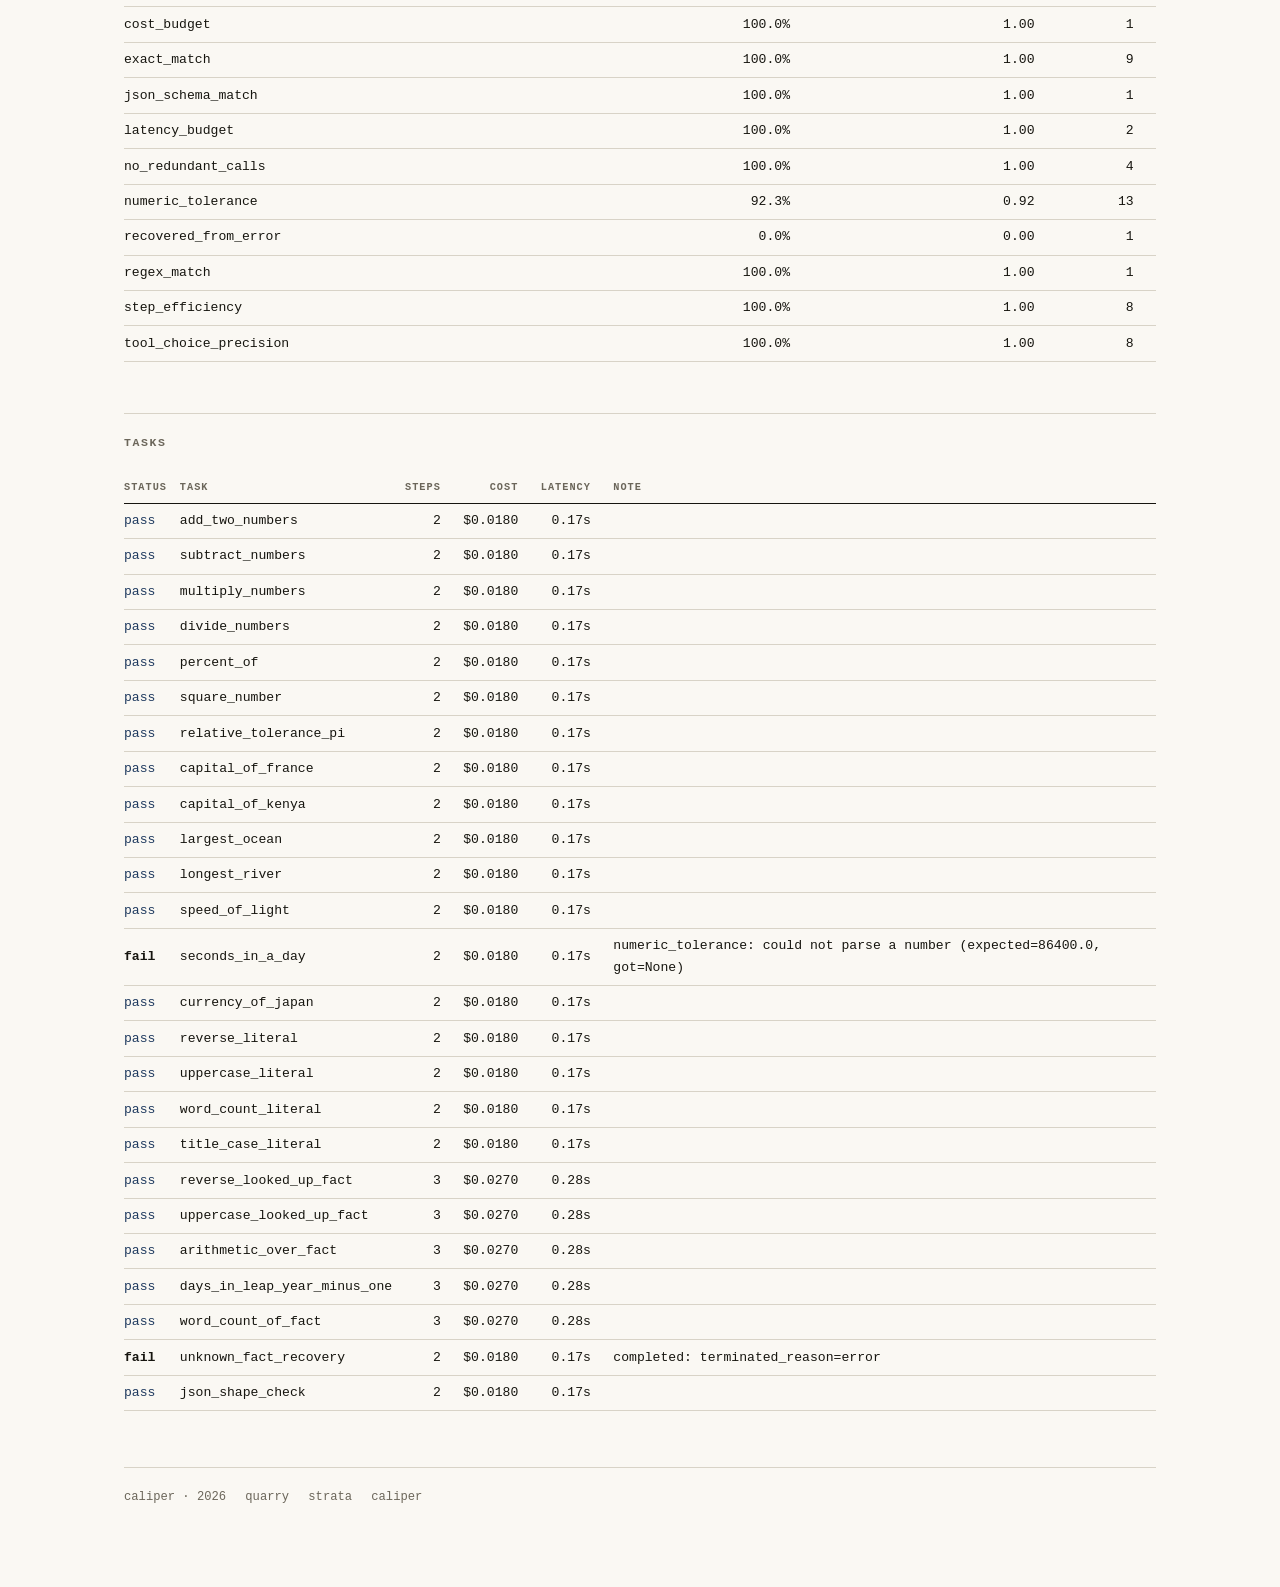
<file: results/reference-v2-report.html>
<!doctype html>
<html lang="en"><head><meta charset="utf-8">
<meta name="viewport" content="width=device-width, initial-scale=1">
<title>Caliper report: reference / reference-agent v2</title><style>
:root {
  --bg: #faf8f3; --fg: #16150f; --accent: #1f3a5f; --rule: #d8d3c7;
  --dim: #6b665a; --panel: #f3f0e8; --term-bg: #16150f; --term-fg: #e8e4da;
  --term-dim: #8b8576;
}
@media (prefers-color-scheme: dark) {
  :root {
    --bg: #12110e; --fg: #e8e4da; --accent: #8fb0d6; --rule: #35322b;
    --dim: #97917f; --panel: #1a1815; --term-bg: #0c0b09; --term-fg: #e8e4da;
    --term-dim: #7d7768;
  }
}
* { box-sizing: border-box; }
body {
  background: var(--bg); color: var(--fg); margin: 0;
  font-family: ui-serif, Georgia, 'Times New Roman', serif;
  font-size: 17px; line-height: 1.65;
}
main { max-width: 1080px; margin: 0 auto; padding: 3.5rem 1.5rem 5rem; }
code, pre, table, .mono, .metric, .eyebrow {
  font-family: ui-monospace, 'SF Mono', Menlo, Consolas, monospace;
  font-variant-numeric: tabular-nums;
}
.eyebrow {
  font-size: .68rem; letter-spacing: .18em; text-transform: uppercase;
  color: var(--dim); margin: 0 0 1rem;
}
h1 {
  font-size: clamp(1.8rem, 4vw, 2.4rem); font-weight: 600;
  letter-spacing: -.02em; line-height: 1.15; margin: 0 0 .4rem;
}
h2 {
  font-size: .72rem; font-weight: 600; letter-spacing: .14em; text-transform: uppercase;
  font-family: ui-monospace, 'SF Mono', Menlo, Consolas, monospace; color: var(--dim);
  border-top: 1px solid var(--rule); padding-top: 1.2rem; margin: 3.2rem 0 1.2rem;
}
.sub { color: var(--dim); font-size: .85rem; margin: 0 0 2.4rem; }
.metrics {
  display: grid; grid-template-columns: repeat(4, 1fr);
  border-top: 1px solid var(--rule); border-bottom: 1px solid var(--rule);
}
.metric { padding: 1.4rem 1.2rem; border-left: 1px solid var(--rule); }
.metric:first-child { border-left: 0; padding-left: 0; }
.metric .fig { font-size: 1.5rem; font-weight: 600; letter-spacing: -.03em; display: block; }
.metric .lbl {
  font-size: .62rem; letter-spacing: .14em; text-transform: uppercase;
  color: var(--dim); display: block; margin-top: .4rem;
}
@media (max-width: 760px) {
  .metrics { grid-template-columns: repeat(2, 1fr); }
  .metric:nth-child(3) { border-left: 0; padding-left: 0; }
  .metric:nth-child(-n+2) { border-bottom: 1px solid var(--rule); }
}
.term {
  background: var(--term-bg); color: var(--term-fg);
  border: 1px solid var(--rule); border-radius: 4px; overflow: hidden; margin: 1.4rem 0;
}
.term .bar {
  font-size: .66rem; letter-spacing: .12em; text-transform: uppercase;
  color: var(--term-dim); padding: .45rem 1rem;
  border-bottom: 1px solid rgba(139, 133, 118, .3);
}
.term pre {
  margin: 0; padding: 1.1rem 1rem; overflow-x: auto;
  font-size: .8rem; line-height: 1.6; color: var(--term-fg);
}
table { width: 100%; border-collapse: collapse; font-size: .82rem; }
th {
  text-align: left; font-weight: 600; color: var(--dim); text-transform: uppercase;
  letter-spacing: .1em; font-size: .64rem; padding: .45rem .8rem .45rem 0;
  border-bottom: 1px solid var(--fg);
}
td { padding: .4rem .8rem .4rem 0; border-bottom: 1px solid var(--rule); }
td.num, th.num { text-align: right; padding-right: 1.4rem; }
.pass { color: var(--accent); }
.fail { font-weight: 600; }
.kv { display: grid; grid-template-columns: 14rem 1fr; gap: .1rem 1rem; font-size: .84rem; }
.kv dt { color: var(--dim); }
.kv dd { margin: 0; }
footer {
  border-top: 1px solid var(--rule); margin-top: 3.5rem; padding-top: 1.2rem;
  font-size: .76rem; color: var(--dim);
  font-family: ui-monospace, 'SF Mono', Menlo, Consolas, monospace;
}
footer a { color: var(--dim); text-decoration: none; margin-left: 1.2rem; }
footer a:hover { color: var(--fg); }
</style></head><body><main>
<p class="eyebrow">Caliper run report</p>
<h1>reference / reference-agent v2</h1>
<p class="sub">run 20260920-191055-reference-agent-v2-v2tn &middot; 2026-09-20 19:10 UTC &middot; model deterministic/reference</p>
<div class="metrics">
<div class="metric"><span class="fig">92.0%</span><span class="lbl">task success</span></div>
<div class="metric"><span class="fig">2.0</span><span class="lbl">steps (median)</span></div>
<div class="metric"><span class="fig">$0.0198</span><span class="lbl">cost / task</span></div>
<div class="metric"><span class="fig">6.7%</span><span class="lbl">tool-error rate</span></div>
</div>
<h2>Comparison against v1</h2>
<div class="term"><div class="bar">caliper compare 20260920-191055-reference-agent-v2-v2tn 20260920-191052-reference-agent-v1-98v7</div>
<pre>SUITE: reference-agent v2   vs   v1
-------------------------------------------
task success      92.0%      36.0%   +56.0
steps (median)      2.0        4.0    -2.0
cost / task      $0.020     $0.035    -43%
p95 latency        0.3s       0.5s    -45%
tool-error rate    6.7%      60.3%   -53.6

REGRESSIONS (0)
  none

FIXES (14)
  add_two_numbers                 fail -&gt; pass
  subtract_numbers                fail -&gt; pass
  multiply_numbers                fail -&gt; pass
  divide_numbers                  fail -&gt; pass
  percent_of                      fail -&gt; pass
  square_number                   fail -&gt; pass
  reverse_literal                 fail -&gt; pass
  uppercase_literal               fail -&gt; pass
  word_count_literal              fail -&gt; pass
  reverse_looked_up_fact          fail -&gt; pass
  uppercase_looked_up_fact        fail -&gt; pass
  arithmetic_over_fact            fail -&gt; pass
  days_in_leap_year_minus_one     fail -&gt; pass
  word_count_of_fact              fail -&gt; pass</pre></div>
<h2>Run detail</h2>
<dl class="kv">
<dt>passed</dt><dd>23 / 25 graded</dd>
<dt>failed</dt><dd>2</dd>
<dt>infra errors</dt><dd>0</dd>
<dt>timeouts</dt><dd>0</dd>
<dt>total steps</dt><dd>55</dd>
<dt>tool calls</dt><dd>30</dd>
<dt>total cost</dt><dd>$0.4950</dd>
<dt>total tokens</dt><dd>96,800</dd>
<dt>mean latency</dt><dd>0.19s</dd>
<dt>p95 latency</dt><dd>0.28s</dd>
<dt>wall time</dt><dd>1.28s</dd>
</dl>
<h2>Graders</h2>
<table><thead><tr><th>grader</th><th class="num">pass rate</th><th class="num">mean value</th><th class="num">n</th></tr></thead><tbody>
<tr><td class='mono'>completed</td><td class='num mono'>50.0%</td><td class='num mono'>0.50</td><td class='num mono'>2</td></tr>
<tr><td class='mono'>contains_all</td><td class='num mono'>100.0%</td><td class='num mono'>1.00</td><td class='num mono'>1</td></tr>
<tr><td class='mono'>cost_budget</td><td class='num mono'>100.0%</td><td class='num mono'>1.00</td><td class='num mono'>1</td></tr>
<tr><td class='mono'>exact_match</td><td class='num mono'>100.0%</td><td class='num mono'>1.00</td><td class='num mono'>9</td></tr>
<tr><td class='mono'>json_schema_match</td><td class='num mono'>100.0%</td><td class='num mono'>1.00</td><td class='num mono'>1</td></tr>
<tr><td class='mono'>latency_budget</td><td class='num mono'>100.0%</td><td class='num mono'>1.00</td><td class='num mono'>2</td></tr>
<tr><td class='mono'>no_redundant_calls</td><td class='num mono'>100.0%</td><td class='num mono'>1.00</td><td class='num mono'>4</td></tr>
<tr><td class='mono'>numeric_tolerance</td><td class='num mono'>92.3%</td><td class='num mono'>0.92</td><td class='num mono'>13</td></tr>
<tr><td class='mono'>recovered_from_error</td><td class='num mono'>0.0%</td><td class='num mono'>0.00</td><td class='num mono'>1</td></tr>
<tr><td class='mono'>regex_match</td><td class='num mono'>100.0%</td><td class='num mono'>1.00</td><td class='num mono'>1</td></tr>
<tr><td class='mono'>step_efficiency</td><td class='num mono'>100.0%</td><td class='num mono'>1.00</td><td class='num mono'>8</td></tr>
<tr><td class='mono'>tool_choice_precision</td><td class='num mono'>100.0%</td><td class='num mono'>1.00</td><td class='num mono'>8</td></tr>
</tbody></table>
<h2>Tasks</h2>
<table><thead><tr><th>status</th><th>task</th><th class="num">steps</th><th class="num">cost</th><th class="num">latency</th><th>note</th></tr></thead><tbody>
<tr><td class='mono pass'>pass</td><td class='mono'>add_two_numbers</td><td class='num mono'>2</td><td class='num mono'>$0.0180</td><td class='num mono'>0.17s</td><td></td></tr>
<tr><td class='mono pass'>pass</td><td class='mono'>subtract_numbers</td><td class='num mono'>2</td><td class='num mono'>$0.0180</td><td class='num mono'>0.17s</td><td></td></tr>
<tr><td class='mono pass'>pass</td><td class='mono'>multiply_numbers</td><td class='num mono'>2</td><td class='num mono'>$0.0180</td><td class='num mono'>0.17s</td><td></td></tr>
<tr><td class='mono pass'>pass</td><td class='mono'>divide_numbers</td><td class='num mono'>2</td><td class='num mono'>$0.0180</td><td class='num mono'>0.17s</td><td></td></tr>
<tr><td class='mono pass'>pass</td><td class='mono'>percent_of</td><td class='num mono'>2</td><td class='num mono'>$0.0180</td><td class='num mono'>0.17s</td><td></td></tr>
<tr><td class='mono pass'>pass</td><td class='mono'>square_number</td><td class='num mono'>2</td><td class='num mono'>$0.0180</td><td class='num mono'>0.17s</td><td></td></tr>
<tr><td class='mono pass'>pass</td><td class='mono'>relative_tolerance_pi</td><td class='num mono'>2</td><td class='num mono'>$0.0180</td><td class='num mono'>0.17s</td><td></td></tr>
<tr><td class='mono pass'>pass</td><td class='mono'>capital_of_france</td><td class='num mono'>2</td><td class='num mono'>$0.0180</td><td class='num mono'>0.17s</td><td></td></tr>
<tr><td class='mono pass'>pass</td><td class='mono'>capital_of_kenya</td><td class='num mono'>2</td><td class='num mono'>$0.0180</td><td class='num mono'>0.17s</td><td></td></tr>
<tr><td class='mono pass'>pass</td><td class='mono'>largest_ocean</td><td class='num mono'>2</td><td class='num mono'>$0.0180</td><td class='num mono'>0.17s</td><td></td></tr>
<tr><td class='mono pass'>pass</td><td class='mono'>longest_river</td><td class='num mono'>2</td><td class='num mono'>$0.0180</td><td class='num mono'>0.17s</td><td></td></tr>
<tr><td class='mono pass'>pass</td><td class='mono'>speed_of_light</td><td class='num mono'>2</td><td class='num mono'>$0.0180</td><td class='num mono'>0.17s</td><td></td></tr>
<tr><td class='mono fail'>fail</td><td class='mono'>seconds_in_a_day</td><td class='num mono'>2</td><td class='num mono'>$0.0180</td><td class='num mono'>0.17s</td><td>numeric_tolerance: could not parse a number (expected=86400.0, got=None)</td></tr>
<tr><td class='mono pass'>pass</td><td class='mono'>currency_of_japan</td><td class='num mono'>2</td><td class='num mono'>$0.0180</td><td class='num mono'>0.17s</td><td></td></tr>
<tr><td class='mono pass'>pass</td><td class='mono'>reverse_literal</td><td class='num mono'>2</td><td class='num mono'>$0.0180</td><td class='num mono'>0.17s</td><td></td></tr>
<tr><td class='mono pass'>pass</td><td class='mono'>uppercase_literal</td><td class='num mono'>2</td><td class='num mono'>$0.0180</td><td class='num mono'>0.17s</td><td></td></tr>
<tr><td class='mono pass'>pass</td><td class='mono'>word_count_literal</td><td class='num mono'>2</td><td class='num mono'>$0.0180</td><td class='num mono'>0.17s</td><td></td></tr>
<tr><td class='mono pass'>pass</td><td class='mono'>title_case_literal</td><td class='num mono'>2</td><td class='num mono'>$0.0180</td><td class='num mono'>0.17s</td><td></td></tr>
<tr><td class='mono pass'>pass</td><td class='mono'>reverse_looked_up_fact</td><td class='num mono'>3</td><td class='num mono'>$0.0270</td><td class='num mono'>0.28s</td><td></td></tr>
<tr><td class='mono pass'>pass</td><td class='mono'>uppercase_looked_up_fact</td><td class='num mono'>3</td><td class='num mono'>$0.0270</td><td class='num mono'>0.28s</td><td></td></tr>
<tr><td class='mono pass'>pass</td><td class='mono'>arithmetic_over_fact</td><td class='num mono'>3</td><td class='num mono'>$0.0270</td><td class='num mono'>0.28s</td><td></td></tr>
<tr><td class='mono pass'>pass</td><td class='mono'>days_in_leap_year_minus_one</td><td class='num mono'>3</td><td class='num mono'>$0.0270</td><td class='num mono'>0.28s</td><td></td></tr>
<tr><td class='mono pass'>pass</td><td class='mono'>word_count_of_fact</td><td class='num mono'>3</td><td class='num mono'>$0.0270</td><td class='num mono'>0.28s</td><td></td></tr>
<tr><td class='mono fail'>fail</td><td class='mono'>unknown_fact_recovery</td><td class='num mono'>2</td><td class='num mono'>$0.0180</td><td class='num mono'>0.17s</td><td>completed: terminated_reason=error</td></tr>
<tr><td class='mono pass'>pass</td><td class='mono'>json_shape_check</td><td class='num mono'>2</td><td class='num mono'>$0.0180</td><td class='num mono'>0.17s</td><td></td></tr>
</tbody></table>
<footer>caliper &middot; 2026<a href="https://github.com/Manavarya09/quarry">quarry</a><a href="https://github.com/Manavarya09/strata">strata</a><a href="https://github.com/Manavarya09/caliper">caliper</a></footer>
</main></body></html>
</file>
<file: site/style.css>
/* Caliper - static product site. No build step, no framework, no icons. */

:root {
  --bg:       #faf8f3;
  --fg:       #16150f;
  --dim:      #6b665a;
  --accent:   #1f3a5f;
  --accent-h: #2b4f7d;
  --rule:     #d8d3c7;
  --panel:    #f3f0e8;
  --band:     #f1ede4;
  --term-bg:  #16150f;
  --term-fg:  #e8e4da;
  --term-dim: #8b8576;
  --nav-bg:   rgba(250, 248, 243, 0.82);
}

@media (prefers-color-scheme: dark) {
  :root {
    --bg:       #12110e;
    --fg:       #e8e4da;
    --dim:      #97917f;
    --accent:   #8fb0d6;
    --accent-h: #a9c4e2;
    --rule:     #35322b;
    --panel:    #1a1815;
    --band:     #191713;
    --term-bg:  #0c0b09;
    --term-fg:  #e8e4da;
    --term-dim: #7d7768;
    --nav-bg:   rgba(18, 17, 14, 0.82);
  }
}

* { box-sizing: border-box; }
html { -webkit-text-size-adjust: 100%; scroll-behavior: smooth; }

body {
  margin: 0;
  background: var(--bg);
  color: var(--fg);
  font-family: ui-serif, Georgia, 'Times New Roman', serif;
  font-size: 18px;
  line-height: 1.68;
}

.wrap { max-width: 1080px; margin: 0 auto; padding: 0 1.5rem; }

section { padding: 5rem 0; }
section[id] { scroll-margin-top: 4rem; }
section + section { border-top: 1px solid var(--rule); }

p, ul, ol, dl { max-width: 68ch; }

code, pre, .mono, table, svg text, .btn, nav, .eyebrow, .metric, .step-n {
  font-family: ui-monospace, 'SF Mono', Menlo, Consolas, monospace;
  font-variant-numeric: tabular-nums;
  /* Render CLI flags and arrows literally: no "--" or "->" ligatures. */
  font-variant-ligatures: none;
  -webkit-font-feature-settings: "liga" 0, "calt" 0;
  font-feature-settings: "liga" 0, "calt" 0;
}

/* --- nav -------------------------------------------------------------- */

nav {
  position: sticky; top: 0; z-index: 10;
  background: var(--nav-bg);
  -webkit-backdrop-filter: blur(8px);
  backdrop-filter: blur(8px);
  border-bottom: 1px solid var(--rule);
  font-size: 0.8rem;
}

nav .wrap { display: flex; align-items: center; justify-content: space-between;
            height: 3.2rem; gap: 1rem; }

nav .wordmark { font-weight: 600; letter-spacing: 0.02em; color: var(--fg);
                text-decoration: none; }

nav ul { display: flex; gap: 1.6rem; list-style: none; margin: 0; padding: 0; max-width: none; }
nav a { color: var(--dim); text-decoration: none; transition: color .15s ease; }
nav a:hover { color: var(--fg); }

@media (max-width: 620px) {
  nav .wrap { height: auto; padding-top: .7rem; padding-bottom: .7rem;
              flex-direction: column; align-items: flex-start; }
  nav ul { gap: 1.1rem; flex-wrap: wrap; }
}

/* --- type ------------------------------------------------------------- */

.eyebrow {
  font-size: 0.7rem; letter-spacing: 0.18em; text-transform: uppercase;
  color: var(--dim); margin: 0 0 1.4rem;
}

h1 {
  font-size: clamp(2.4rem, 5.4vw, 3.6rem);
  line-height: 1.08; letter-spacing: -0.025em; font-weight: 600;
  margin: 0 0 1.4rem; max-width: 19ch;
}

h2 {
  font-size: clamp(1.5rem, 3vw, 2rem);
  line-height: 1.2; letter-spacing: -0.02em; font-weight: 600;
  margin: 0 0 .8rem; max-width: 22ch;
}

h3 { font-size: 1.05rem; font-weight: 600; margin: 0 0 .4rem; }

.kicker {
  font-family: ui-monospace, 'SF Mono', Menlo, Consolas, monospace;
  font-size: 0.7rem; letter-spacing: 0.16em; text-transform: uppercase;
  color: var(--dim); margin: 0 0 1rem;
}

.lede { font-size: 1.16rem; line-height: 1.55; color: var(--dim); max-width: 60ch;
        margin: 0 0 2.2rem; }

.note { font-size: 0.85rem; color: var(--dim); max-width: 68ch; margin-top: 1.2rem; }

a { color: var(--accent); text-decoration: underline; text-underline-offset: 2px; }
a:hover { color: var(--accent-h); }
strong { font-weight: 600; }

code { font-size: 0.86em; background: var(--panel); padding: 0.08em 0.3em; }

/* --- buttons ---------------------------------------------------------- */

.cta { display: flex; flex-wrap: wrap; gap: .8rem; margin: 0 0 3rem; }

.btn {
  display: inline-block; font-size: 0.82rem; letter-spacing: 0.01em;
  padding: 0.7rem 1.4rem; border-radius: 4px; text-decoration: none;
  border: 1px solid transparent; transition: background-color .15s ease,
  border-color .15s ease, color .15s ease;
}

.btn-primary { background: var(--accent); color: #faf8f3; border-color: var(--accent); }
.btn-primary:hover { background: var(--accent-h); border-color: var(--accent-h); color: #faf8f3; }

.btn-secondary { background: transparent; color: var(--fg); border-color: var(--rule); }
.btn-secondary:hover { border-color: var(--fg); color: var(--fg); }

/* --- terminal / code panels ------------------------------------------- */

.term {
  background: var(--term-bg); color: var(--term-fg);
  border: 1px solid var(--rule); border-radius: 4px;
  overflow: hidden; margin: 1.6rem 0;
}

.term .bar {
  font-size: 0.68rem; letter-spacing: 0.12em; text-transform: uppercase;
  color: var(--term-dim); padding: 0.5rem 1.1rem;
  border-bottom: 1px solid rgba(139, 133, 118, 0.3);
}

.term pre {
  margin: 0; padding: 1.2rem 1.1rem; overflow-x: auto;
  font-size: 0.82rem; line-height: 1.6; color: var(--term-fg);
}

.term .p { color: var(--term-dim); }
.term .c { color: var(--term-dim); }

@media (max-width: 640px) { .term pre { font-size: 0.7rem; } }

pre.plain {
  font-size: 0.82rem; line-height: 1.55; margin: 1.5rem 0; padding: 1.3rem 0;
  overflow-x: auto; border-top: 1px solid var(--rule); border-bottom: 1px solid var(--rule);
}
pre.plain code { background: none; padding: 0; font-size: inherit; }

/* --- metric strip ----------------------------------------------------- */

.metrics {
  display: grid; grid-template-columns: repeat(4, 1fr);
  border-top: 1px solid var(--rule); border-bottom: 1px solid var(--rule);
}

.metric { padding: 1.8rem 1.4rem; border-left: 1px solid var(--rule); }
.metric:first-child { border-left: 0; padding-left: 0; }

.metric .fig { font-size: 1.9rem; line-height: 1.1; letter-spacing: -0.03em;
               font-weight: 600; display: block; }
.metric .lbl { font-size: 0.66rem; letter-spacing: 0.14em; text-transform: uppercase;
               color: var(--dim); display: block; margin-top: .5rem; }

@media (max-width: 760px) {
  .metrics { grid-template-columns: repeat(2, 1fr); }
  .metric:nth-child(3) { border-left: 0; padding-left: 0; }
  .metric:nth-child(-n+2) { border-bottom: 1px solid var(--rule); }
}

/* --- feature cards ---------------------------------------------------- */

.cards { display: grid; grid-template-columns: repeat(3, 1fr); gap: 1.2rem; margin-top: 2.4rem; }

.card {
  border: 1px solid var(--rule); border-radius: 4px; background: transparent;
  padding: 1.6rem 1.5rem;
}
.card p { font-size: 0.93rem; color: var(--dim); margin: 0; max-width: none; }
.card h3 { margin-bottom: .6rem; }

@media (max-width: 860px) { .cards { grid-template-columns: 1fr; } }

/* --- steps ------------------------------------------------------------ */

.steps { list-style: none; padding: 0; margin: 2.4rem 0 0; max-width: 72ch; }
.steps li { display: grid; grid-template-columns: 3rem 1fr; gap: 1rem;
            padding: 1.2rem 0; border-top: 1px solid var(--rule); }
.step-n { color: var(--dim); font-size: 0.85rem; padding-top: .25rem; }
.steps p { margin: .3rem 0 0; font-size: 0.95rem; color: var(--dim); max-width: none; }
.steps h3 { font-size: 1rem; }

/* --- tables ----------------------------------------------------------- */

table { width: 100%; border-collapse: collapse; font-size: 0.85rem; margin: 1.8rem 0; }
th { text-align: left; font-weight: 600; font-size: 0.66rem; letter-spacing: 0.12em;
     text-transform: uppercase; color: var(--dim);
     padding: 0.5rem 1rem 0.5rem 0; border-bottom: 1px solid var(--fg); }
td { padding: 0.5rem 1rem 0.5rem 0; border-bottom: 1px solid var(--rule); vertical-align: top; }
td.num, th.num { text-align: right; padding-right: 1.6rem; }
.pass { color: var(--accent); }
.fail { font-weight: 600; }

/* --- design decisions ------------------------------------------------- */

.decision { border-top: 1px solid var(--rule); padding: 1.6rem 0 .4rem; max-width: 74ch; }
.decision p { margin: .5rem 0; font-size: 0.95rem; }
.decision .label {
  font-family: ui-monospace, 'SF Mono', Menlo, Consolas, monospace;
  font-size: 0.66rem; letter-spacing: 0.12em; text-transform: uppercase;
  color: var(--dim); display: inline-block; min-width: 5.2rem;
}

ul.tight { padding-left: 1.2rem; }
ul.tight li { margin: .8rem 0; font-size: 0.97rem; }

/* --- diagram ---------------------------------------------------------- */

figure { margin: 2.4rem 0 0; max-width: 100%; overflow-x: auto; }
svg { display: block; max-width: 100%; height: auto; }
svg text { font-size: 11px; fill: var(--fg); }
svg text.dim { fill: var(--dim); font-size: 10px; }
svg rect { fill: none; stroke: var(--rule); stroke-width: 1; }
svg rect.panel { fill: var(--panel); stroke: var(--rule); }
svg line, svg path { stroke: var(--dim); stroke-width: 1; fill: none; }
svg .accent { stroke: var(--accent); }
figcaption { font-size: 0.82rem; color: var(--dim); margin-top: 1rem; max-width: 68ch; }

/* --- closing band ----------------------------------------------------- */

.band { background: var(--band); border-top: 1px solid var(--rule);
        border-bottom: 1px solid var(--rule); padding: 4rem 0; }
.band h2 { max-width: 26ch; }
.band p { color: var(--dim); margin: 0 0 2rem; }

/* --- footer ----------------------------------------------------------- */

footer { padding: 2.4rem 0 4rem; font-size: 0.78rem; color: var(--dim);
         font-family: ui-monospace, 'SF Mono', Menlo, Consolas, monospace; }
footer .wrap { display: flex; flex-wrap: wrap; gap: 1.6rem; justify-content: space-between; }
footer ul { display: flex; gap: 1.4rem; list-style: none; margin: 0; padding: 0; max-width: none; }
footer a { color: var(--dim); text-decoration: none; }
footer a:hover { color: var(--fg); }

/* --- narrow viewports -------------------------------------------------- */

@media (max-width: 760px) {
  body { font-size: 17px; }
  section { padding: 3.5rem 0; }
  /* Wide tables scroll inside their own box rather than pushing the page. */
  table { display: block; overflow-x: auto; white-space: nowrap; }
  .steps li { grid-template-columns: 2.2rem 1fr; gap: .6rem; }
  .cta { gap: .6rem; }
  .btn { padding: .65rem 1.1rem; }
}

/* Long identifiers and paths must wrap rather than widen the page. */
code { overflow-wrap: anywhere; }
h1, h2, p, li { overflow-wrap: break-word; }
</file>
